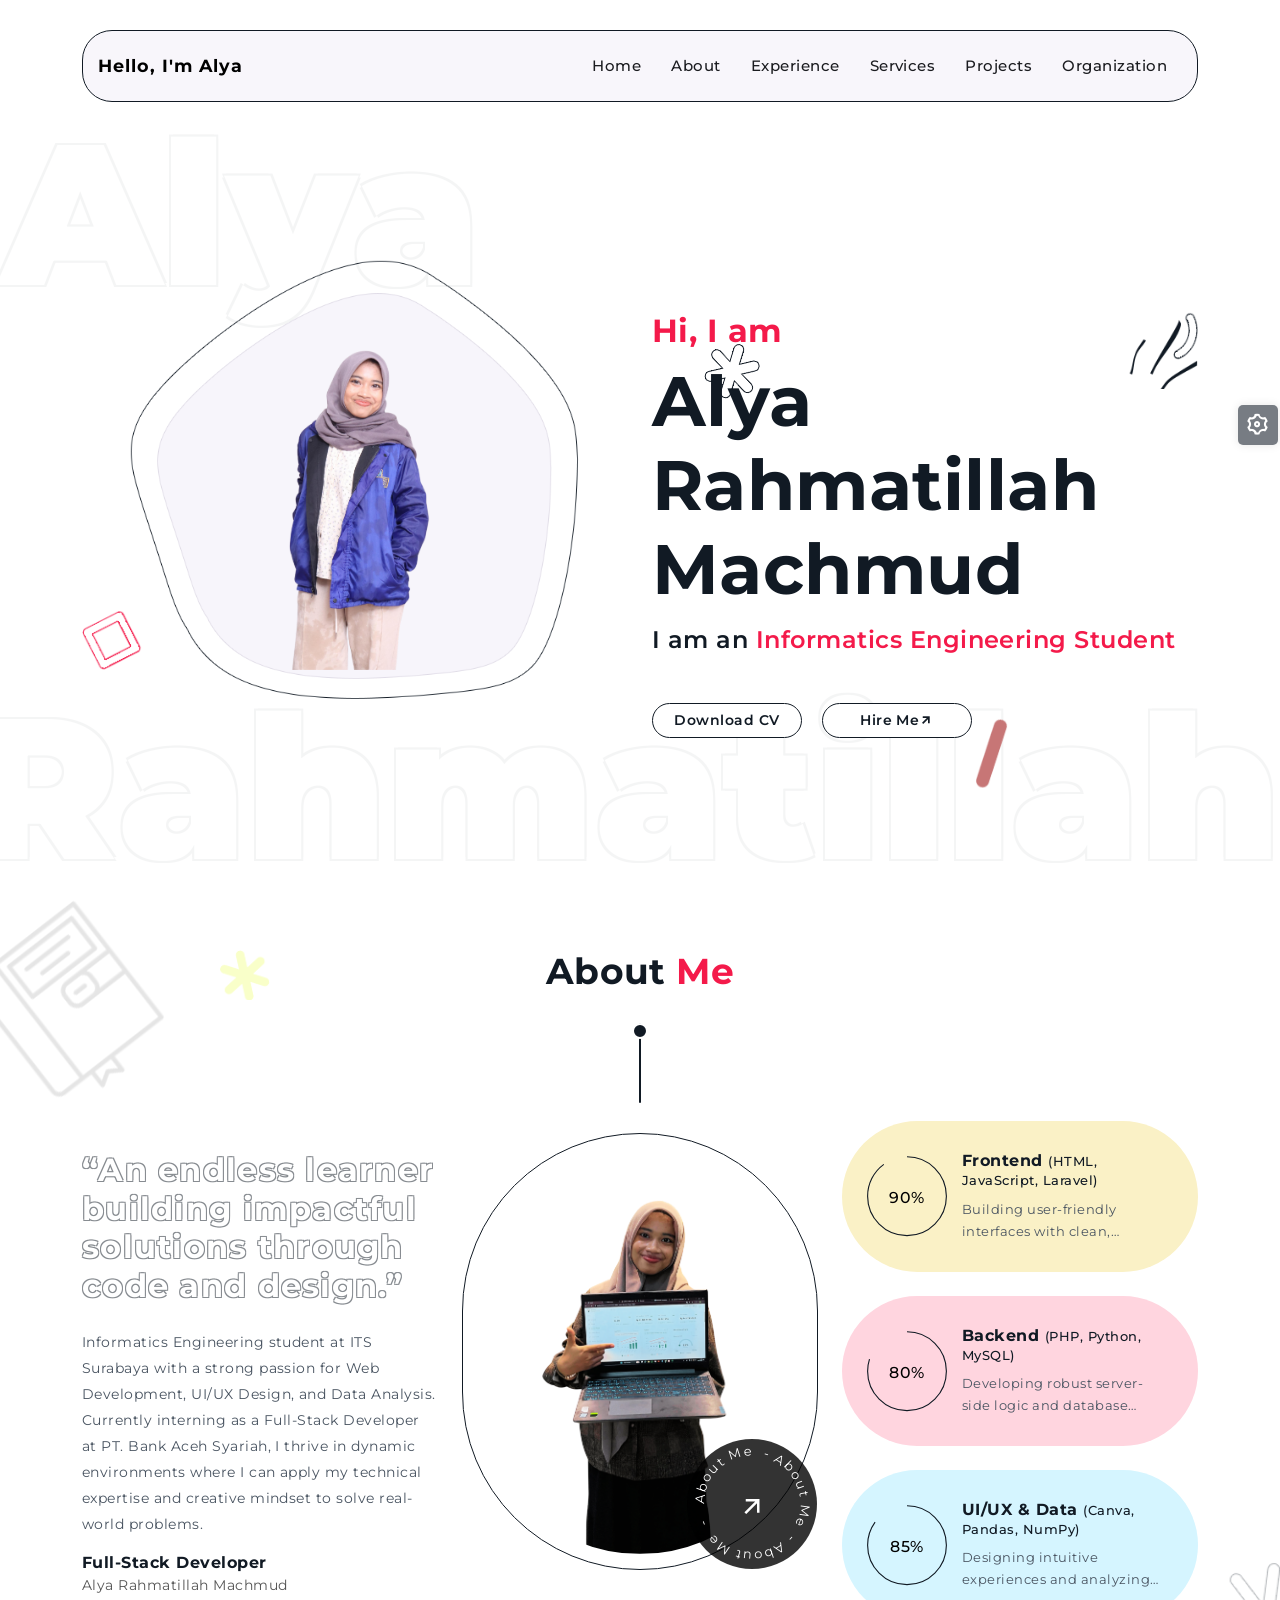
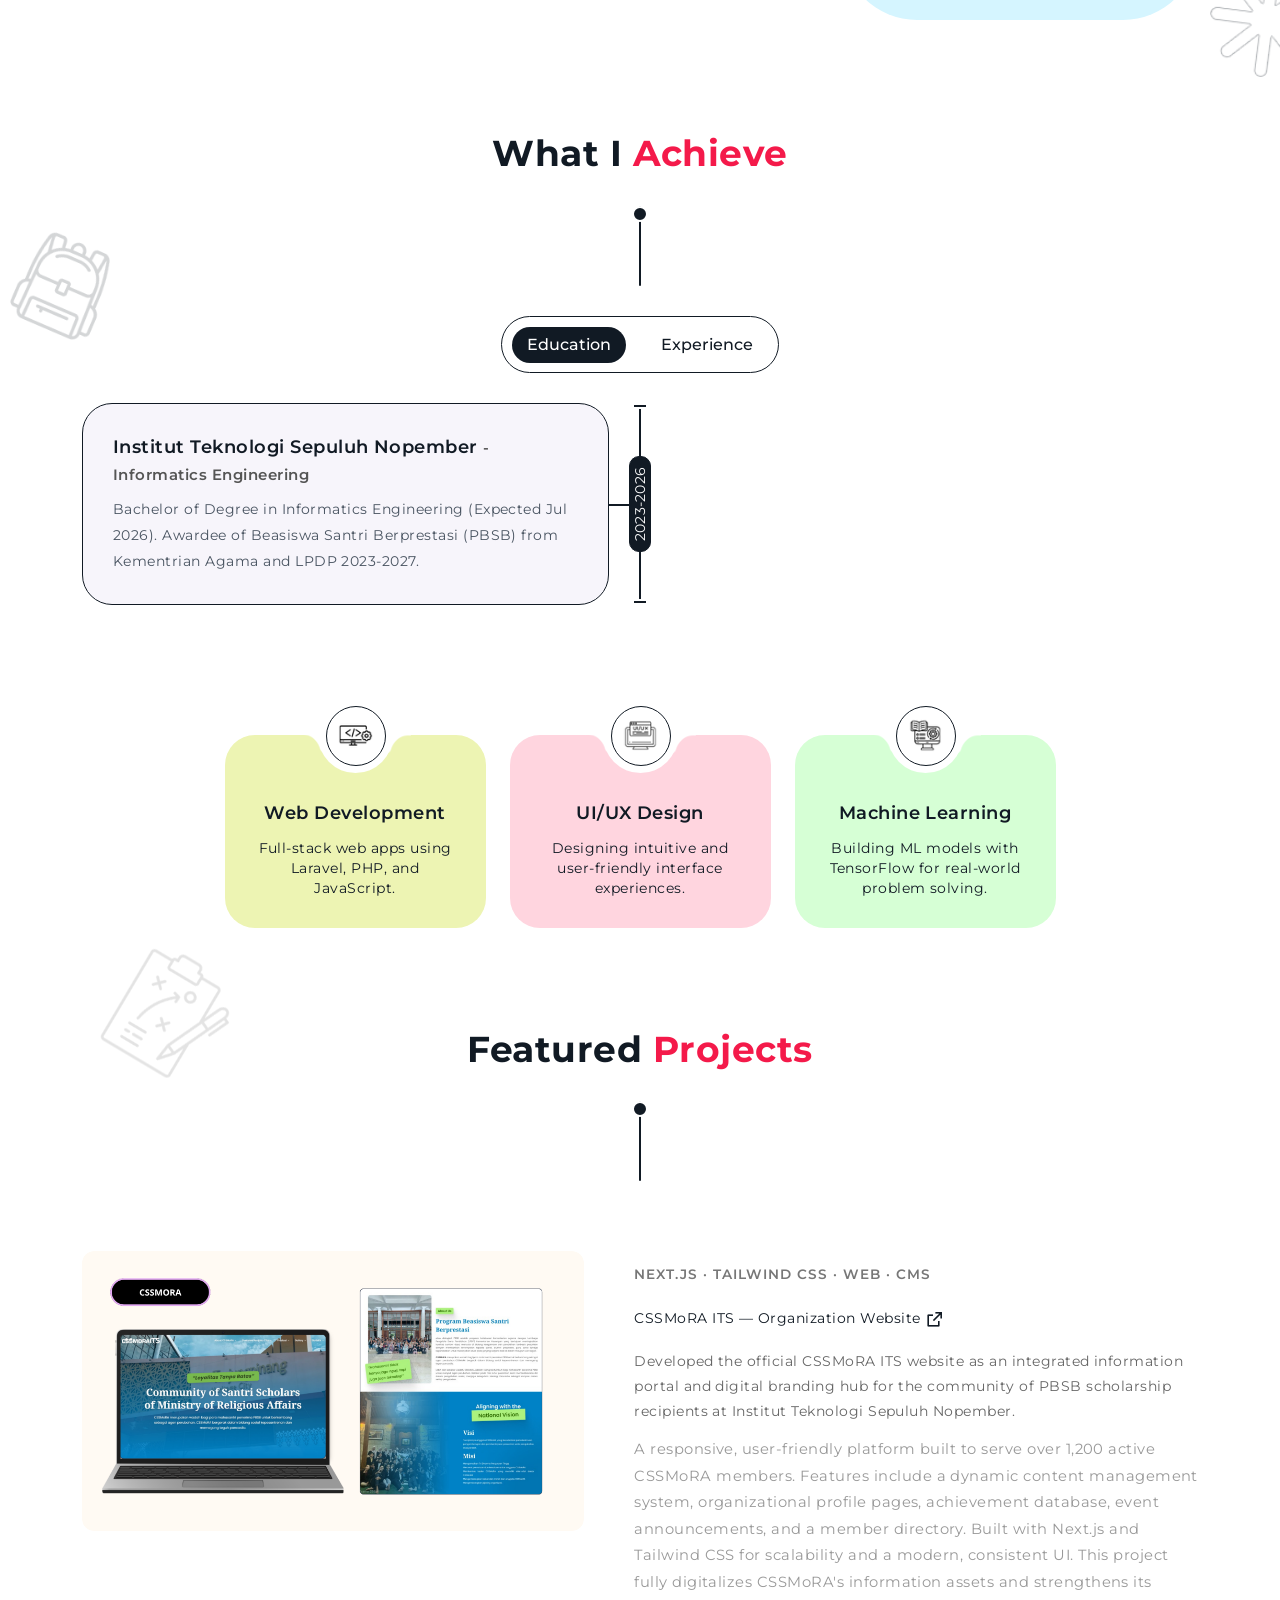
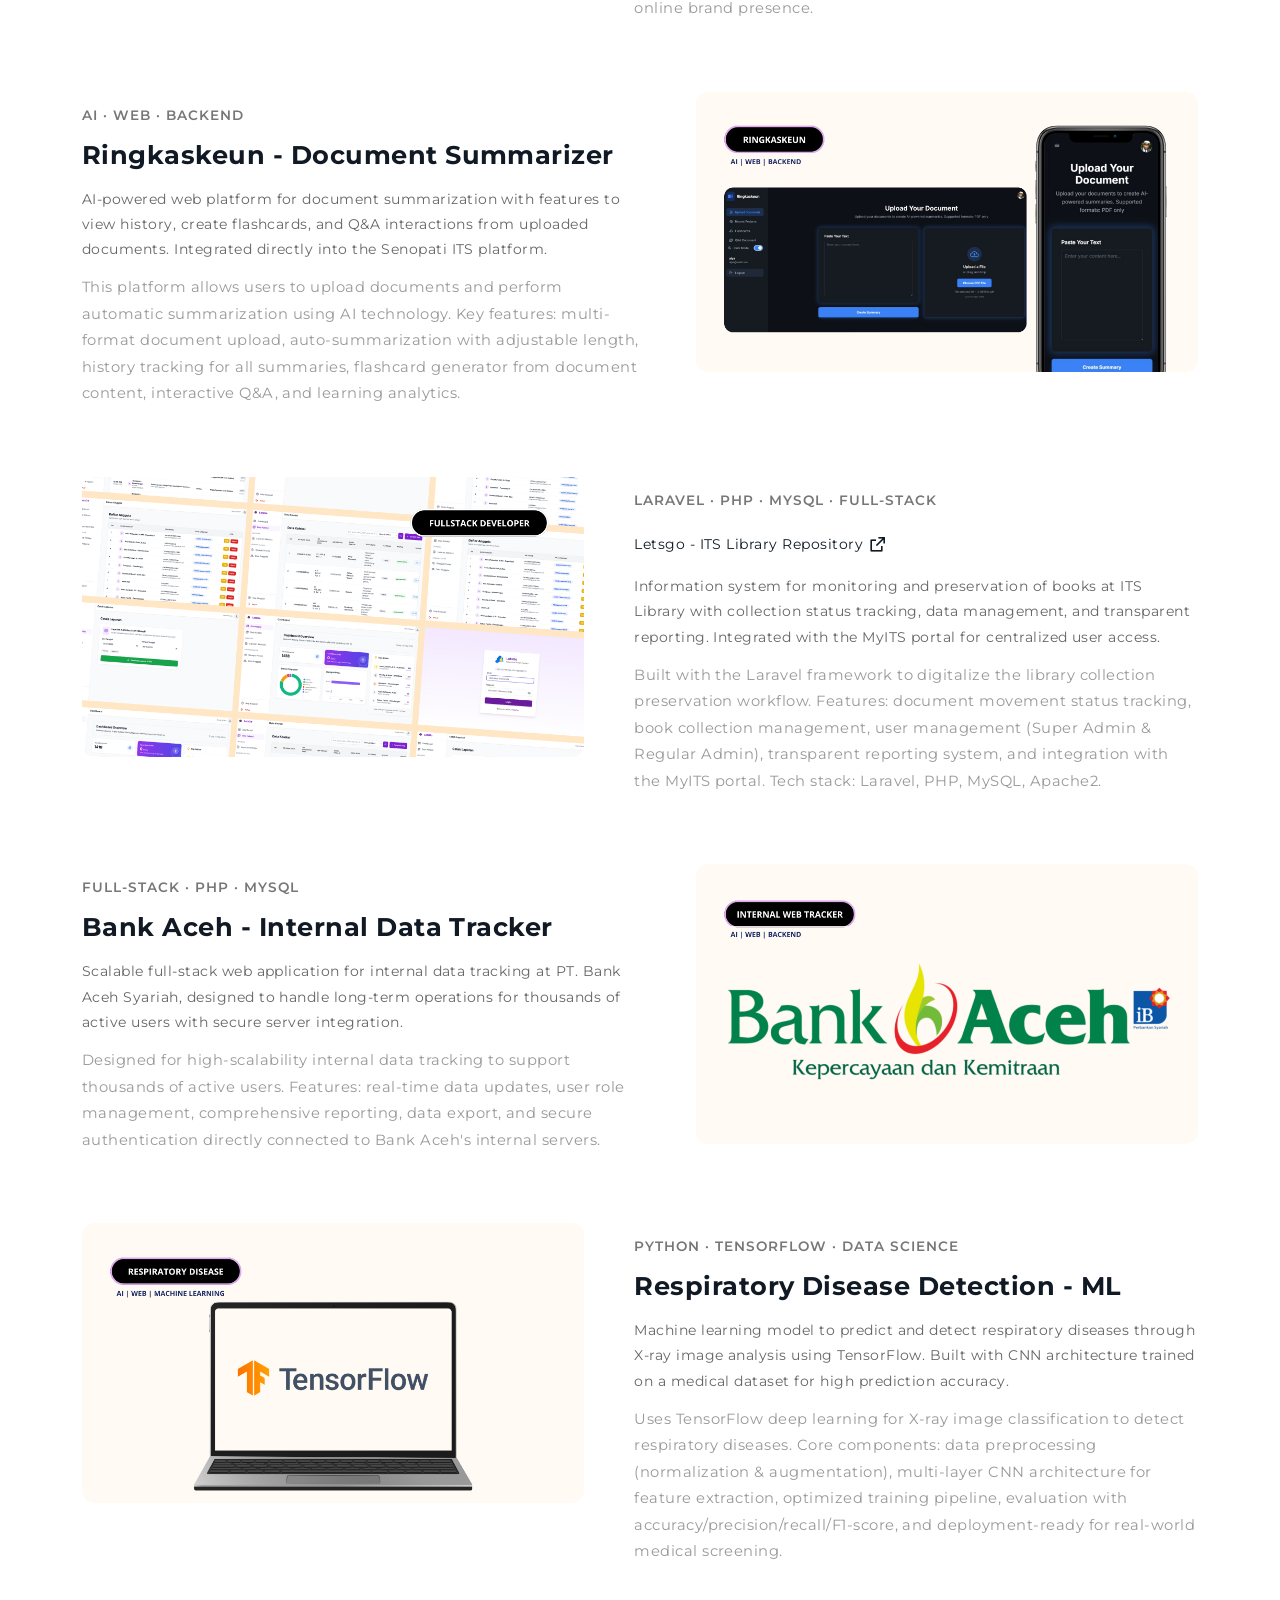
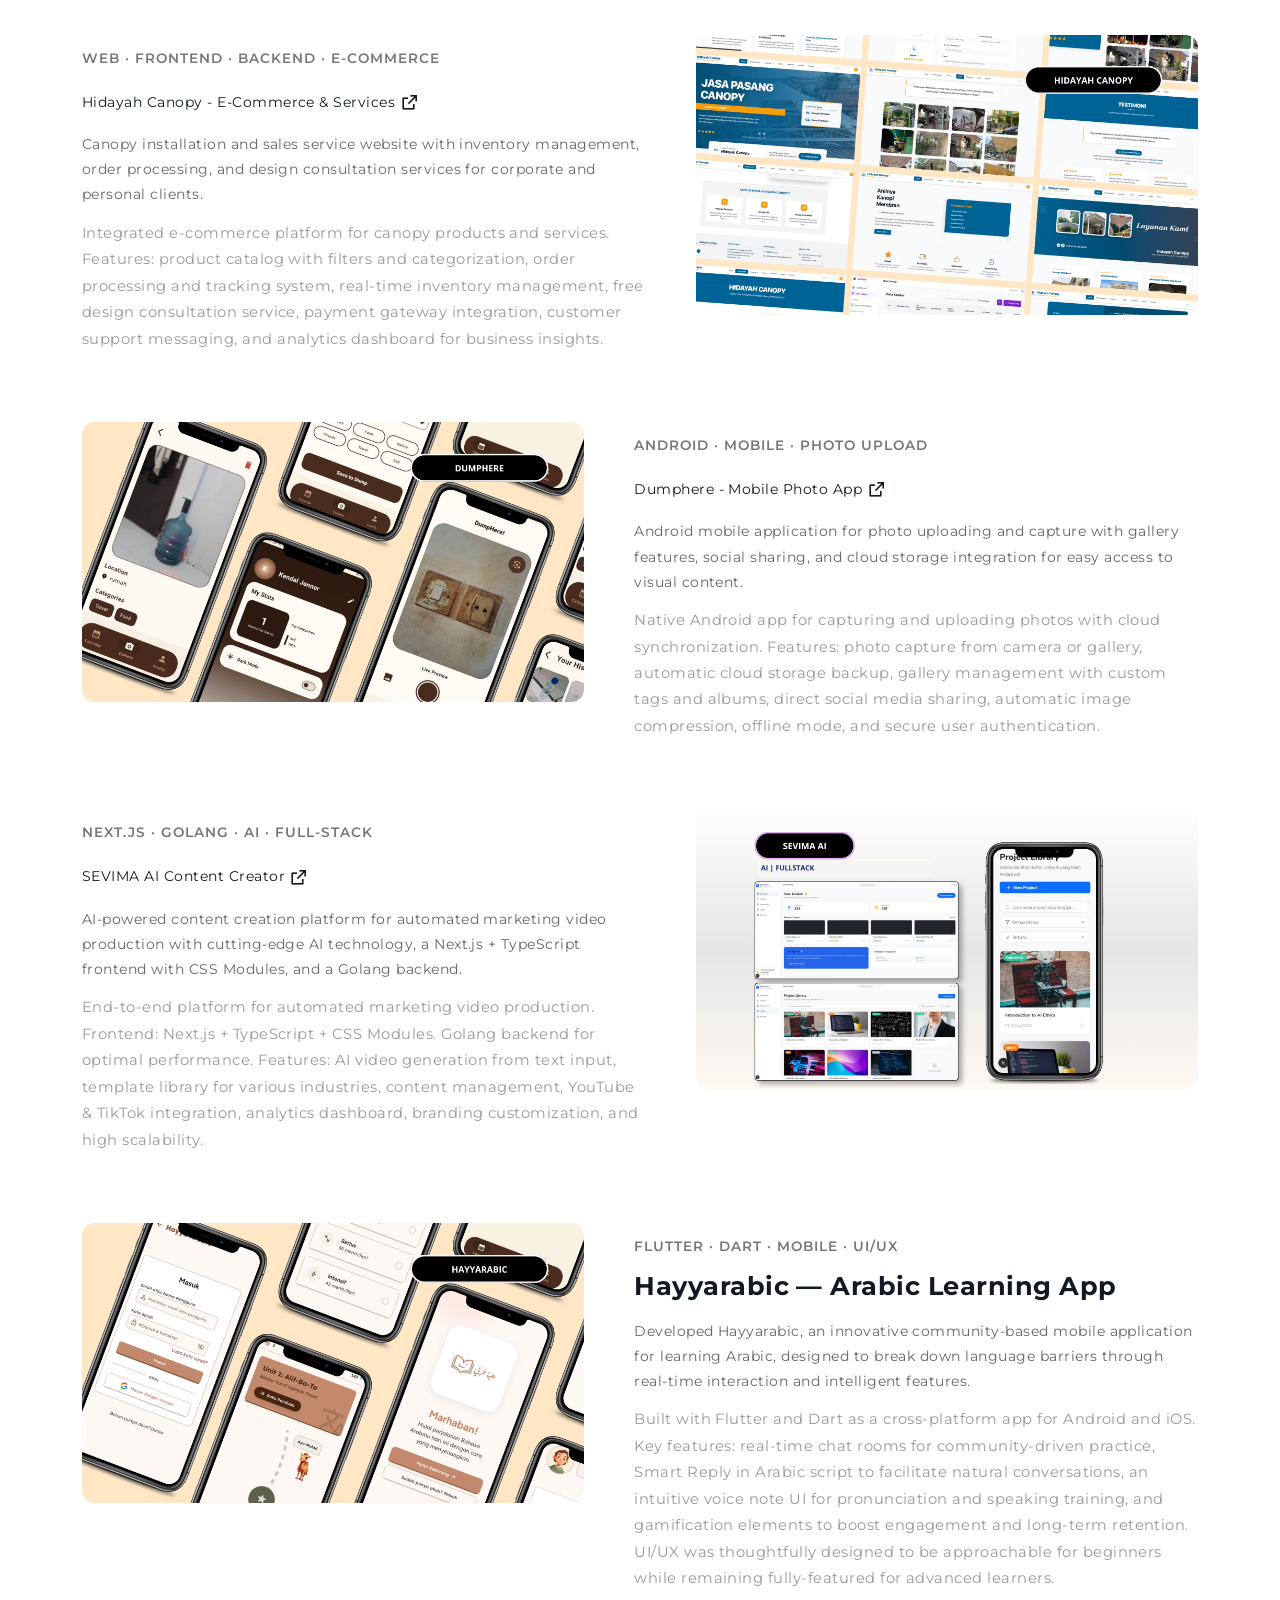
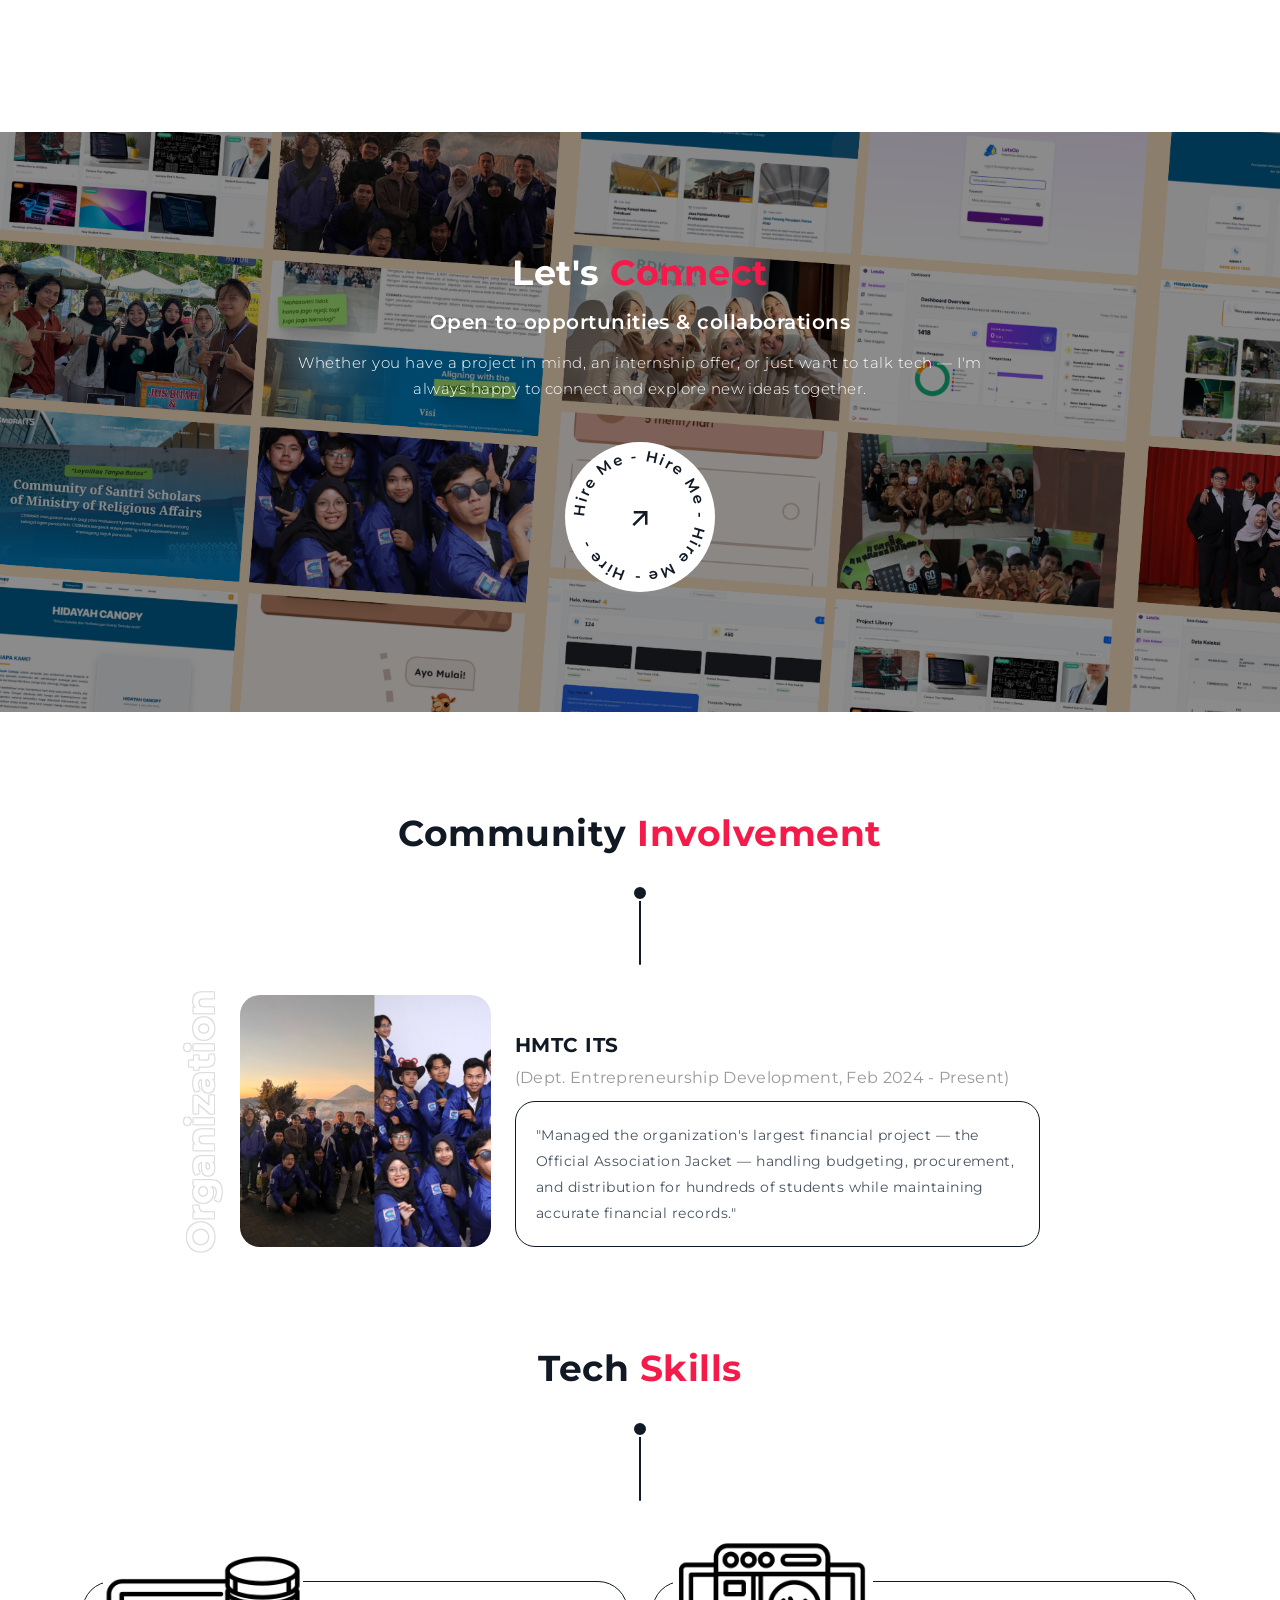
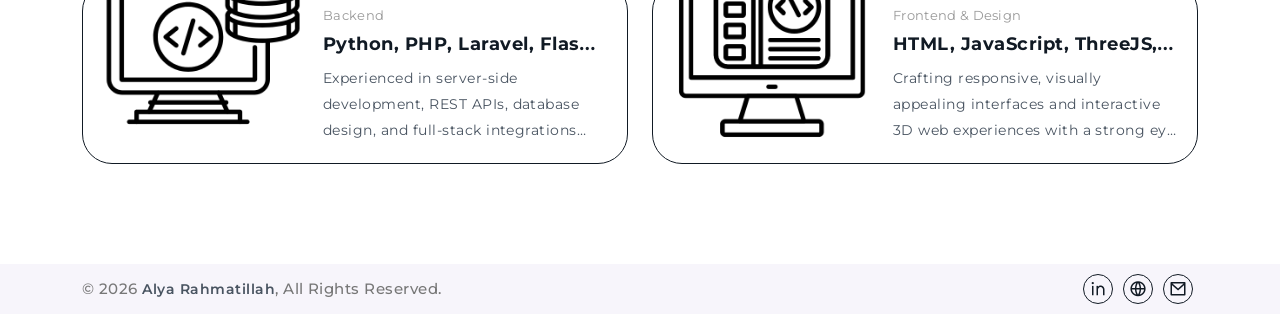
<file: index.html>
<!DOCTYPE html>
<html lang="en">

<head>
    <meta charset="UTF-8">
    <meta http-equiv="X-UA-Compatible" content="IE=edge">
    <meta name="viewport" content="width=device-width, initial-scale=1.0">
    <meta name="description" content="Best personal portfolio modern template.">
    <meta name="keywords"
        content="personal, portfolio, resume, cv, , job, bio, virtual card, corporate, site design, professional, template, classic, modern">
    <title>Alya Rahmatillah - Portfolio</title>
    <link rel="icon" href="assets/img/favicon/favicon.png" type="image/x-icon">

    <link rel="stylesheet" href="assets/css/vendor/bootstrap.min.css">
    <link rel="stylesheet" href="assets/css/vendor/remixicon.css">
    <link rel="stylesheet" href="assets/css/vendor/jquery.fancybox.min.css">
    <link rel="stylesheet" href="assets/css/vendor/owl.carousel.min.css">
    <link rel="stylesheet" href="assets/css/vendor/aos.css">
    <link rel="stylesheet" href="assets/css/style.css">

</head>

<body>

    <div class="bix-loader">
        <span class="loader"></span>
        <div style="font-family:'Montserrat',sans-serif;font-weight:700;font-size:1.1rem;letter-spacing:2px;margin-top:20px;text-align:center;">Hello, I'm Alya</div>
    </div>

    <header class="bix-static">
        <div class="container">
            <div class="row">
                <div class="col-lg-12">
                    <nav class="navbar navbar-expand-lg bix-navbar">
                        <a class="navbar-brand" href="index.html" style="font-family:'Montserrat',sans-serif;font-weight:700;font-size:1.1rem;letter-spacing:1px;text-decoration:none;">
                            Hello, I'm Alya
                        </a>
                        <button class="navbar-toggler shadow-none" type="button" data-bs-toggle="collapse"
                            data-bs-target="#navbarSupportedContent" aria-controls="navbarSupportedContent"
                            aria-expanded="false" aria-label="Toggle navigation">
                            <i class="ri-menu-2-line"></i>
                        </button>
                        <div class="bix-main-menu" id="navbarSupportedContent">
                            <ul class="navbar-nav bix-menu" id="top-menu">
                                <li class="nav-item">
                                    <a class="nav-link" href="#home">Home</a>
                                </li>
                                <li class="nav-item">
                                    <a class="nav-link" href="#about">About</a>
                                </li>
                                <li class="nav-item">
                                    <a class="nav-link" href="#bixexperience">Experience</a>
                                </li>
                                <li class="nav-item">
                                    <a class="nav-link" href="#services">Services</a>
                                </li>
                                <li class="nav-item">
                                    <a class="nav-link" href="#projects">projects</a>
                                </li>
                                <li class="nav-item">
                                    <a class="nav-link" href="#testimonial">Organization</a>
                                </li>
                            </ul>
                        </div>
                    </nav>
                </div>
            </div>
        </div>
    </header>

    <div class="bix-sidebar-overlay"></div>
    <div id="in_mobile_menu" class="bix-side-cart bix-mobile-menu">
        <div class="bix-menu-title">
            <div class="menu-title">
                <h4>Menu</h4>
            </div>
            <button type="button" class="bix-close">×</button>
        </div>
        <div class="bix-menu-inner">
            <div class="bix-menu-content">
                <ul class="bix-menu mobile-menu">
                    <li class="nav-item">
                        <a class="nav-link" href="#home">Home</a>
                    </li>
                    <li class="nav-item">
                        <a class="nav-link" href="#about">About</a>
                    </li>
                    <li class="nav-item">
                        <a class="nav-link" href="#bixexperience">Experience</a>
                    </li>
                    <li class="nav-item">
                        <a class="nav-link" href="#services">Services</a>
                    </li>
                    <li class="nav-item">
                        <a class="nav-link" href="#projects">projects</a>
                    </li>
                    <li class="nav-item">
                        <a class="nav-link" href="#testimonial">Testimonial</a>
                    </li>
                </ul>
            </div>
        </div>
    </div>

    <section class="section-hero padding-t-100 padding-b-50" id="home">
        <div class="first-name">Alya</div>
        <div class="last-name">Rahmatillah</div>
        <div class="container">
            <div class="row">
                <div class="col-lg-6 col-12">
                    <div class="bix-hero-img" data-aos="fade-up" data-aos-duration="2000" data-aos-delay="600">
                        <div class="hero-inner-img">
                            <img src="assets/img/hero/hero.png" alt="hero" data-offset="30" class="hero-parallax">
                        </div>
                    </div>
                </div>
                <div class="col-lg-6 col-12">
                    <div class="bix-hero-contact">
                        <h4 data-aos="fade-up" data-aos-duration="2000" data-aos-delay="600">Hi, I am</h4>
                        <h1 data-aos="fade-up" data-aos-duration="2000" data-aos-delay="700">Alya Rahmatillah Machmud</h1>
                        <p data-aos="fade-up" data-aos-duration="2000" data-aos-delay="800">I am an
                            <span>Informatics Engineering Student</span>
                        </p>
                        <div class="bix-buttons" data-aos="fade-up" data-aos-duration="2000" data-aos-delay="900">
                            <a href="assets/alya-cv.pdf" download class="bix-button">Download CV</a>
                            <a href="mailto:5025231315@student.its.ac.id" class="bix-button">Hire
                                Me <i class="ri-arrow-right-up-line"></i></a>
                        </div>
                    </div>
                </div>
            </div>
        </div>
    </section>

    <section class="section-about padding-tb-50" id="about">
        <div class="container">
            <div class="row mb-minus-30">
                <div class="col-12">
                    <div class="bix-banner" data-aos="fade-up" data-aos-duration="2000" data-aos-delay="400">
                        <h4>About <span>Me</span></h4>
                    </div>
                    <div class="bix-banner-line" data-aos="fade-up" data-aos-duration="2000" data-aos-delay="600">
                        <span class="inner-border"></span>
                    </div>
                </div>
                <div class="col-xl-4 col-lg-6 order-xl-1 order-md-2 mb-30" data-aos="fade-up" data-aos-duration="2000"
                    data-aos-delay="400">
                    <div class="bix-about-contact">
                        <h5>“An endless learner building impactful solutions through code and design.”</h5>
                        <p>Informatics Engineering student at ITS Surabaya with a strong passion for Web Development, UI/UX Design, and Data Analysis. Currently interning as a Full-Stack Developer at PT. Bank Aceh Syariah, I thrive in dynamic environments where I can apply my technical expertise and creative mindset to solve real-world problems.</p>
                        <div class="about-name">
                            <h6>Full-Stack Developer</h6>
                            <p>Alya Rahmatillah Machmud</p>
                        </div>
                    </div>
                </div>
                <div class="col-xl-4 col-12 order-xl-2 order-md-1 mb-30" data-aos="fade-up" data-aos-duration="2000"
                    data-aos-delay="600">
                    <div class="bix-about-img">
                        <img src="assets/img/about/about.jpg" alt="about">
                        <div class="bix-rounded-circle">
                            <a href=javascript:void(0)>
                                <svg viewBox="0 0 100 100" width="100" height="100">
                                    <defs>
                                        <path id="circle" d=" M 50, 50 m -37, 0 a 37,37 0 1,1 74,0 a 37,37 0 1,1 -74,0">
                                        </path>
                                    </defs>
                                    <text>
                                        <textPath xlink:href="#circle">About Me&nbsp; - About Me &nbsp;-&nbsp;About Me
                                            &nbsp;-
                                        </textPath>
                                    </text>
                                </svg>
                                <div class="inner-contact">
                                    <i class="ri-arrow-right-up-line"></i>
                                </div>
                            </a>
                        </div>
                        <div class="inner-item">
                            <a class="box-inner" href="https://www.linkedin.com/in/alyarahmatillahmachmud" target="_blank">
                                <img src="assets/img/about/item-1.png" alt="item-1">
                            </a>
                            <a class="box-inner" href="https://github.com/tehijoo" target="_blank">
                                <img src="assets/img/about/item-2.png" alt="item-2" class="white-mode">
                                <img src="assets/img/about/item-2-dark.png" alt="item-2-dark" class="dark-mode">
                            </a>
                            <a class="box-inner" href="mailto:5025231315@student.its.ac.id">
                                <img src="assets/img/about/item-3.png" alt="item-3">
                            </a>
                        </div>
                    </div>
                </div>
                <div class="col-xl-4 col-lg-6 order-xl-3 order-md-3 mb-30">
                    <div class="bix-skill" id="progress">
                        <div class="skill-inner-box bg-color-one" data-aos="fade-up" data-aos-duration="2000"
                            data-aos-delay="600">
                            <div class="skill-logo">
                                <a href="javascript:void(0)">
                                    <img src="assets/img/about/logo-1.png" alt="about-logo-1">
                                </a>
                                <a href="javascript:void(0)">
                                    <img src="assets/img/about/logo-3.png" alt="about-logo-3">
                                </a>
                            </div>
                            <div class="skill-contact">
                                <svg class="progress noselect" data-progress="90" x="0px" y="0px" viewBox="0 0 80 80">
                                    <path class="track" d="M5,40a35,35 0 1,0 70,0a35,35 0 1,0 -70,0" />
                                    <path class="fill" d="M5,40a35,35 0 1,0 70,0a35,35 0 1,0 -70,0" />
                                    <text class="value" x="50%" y="58%">0%</text>
                                </svg>
                                <div class="skill-box-contact">
                                    <h4>Frontend <span>(HTML, JavaScript, Laravel)</span></h4>
                                    <p>Building user-friendly interfaces with clean, responsive designs.</p>
                                </div>
                            </div>
                        </div>
                        <div class="skill-inner-box bg-color-two" data-aos="fade-up" data-aos-duration="2000"
                            data-aos-delay="800">
                            <div class="skill-logo">
                                <a href="javascript:void(0)">
                                    <img src="assets/img/about/logo-4.png" alt="about-logo-4">
                                </a>
                                <a href="javascript:void(0)">
                                    <img src="assets/img/about/logo-5.png" alt="about-logo-5">
                                </a>
                            </div>
                            <div class="skill-contact">
                                <svg class="progress blue noselect" data-progress="80" x="0px" y="0px"
                                    viewBox="0 0 80 80">
                                    <path class="track" d="M5,40a35,35 0 1,0 70,0a35,35 0 1,0 -70,0" />
                                    <path class="fill" d="M5,40a35,35 0 1,0 70,0a35,35 0 1,0 -70,0" />
                                    <text class="value" x="50%" y="58%">0%</text>
                                </svg>
                                <div class="skill-box-contact">
                                    <h4>Backend <span>(PHP, Python, MySQL)</span></h4>
                                    <p>Developing robust server-side logic and database architectures.</p>
                                </div>
                            </div>
                        </div>
                        <div class="skill-inner-box bg-color-three" data-aos="fade-up" data-aos-duration="2000"
                            data-aos-delay="1000">
                            <div class="skill-logo">
                                <a href="javascript:void(0)">
                                    <img src="assets/img/about/logo-6.png" alt="about-logo-6">
                                </a>
                                <a href="javascript:void(0)">
                                    <img src="assets/img/about/logo-7.png" alt="about-logo-7">
                                </a>
                            </div>
                            <div class="skill-contact">
                                <svg class="progress noselect" data-progress="85" x="0px" y="0px" viewBox="0 0 80 80">
                                    <path class="track" d="M5,40a35,35 0 1,0 70,0a35,35 0 1,0 -70,0" />
                                    <path class="fill" d="M5,40a35,35 0 1,0 70,0a35,35 0 1,0 -70,0" />
                                    <text class="value" x="50%" y="58%">0%</text>
                                </svg>
                                <div class="skill-box-contact">
                                    <h4>UI/UX & Data <span>(Canva, Pandas, NumPy)</span></h4>
                                    <p>Designing intuitive experiences and analyzing data for insights.</p>
                                </div>
                            </div>
                        </div>
                    </div>
                </div>
            </div>
        </div>
    </section>

    <section class="section-achievement padding-tb-50" id="bixexperience">
        <div class="container">
            <div class="row">
                <div class="col-12">
                    <div class="bix-banner" data-aos="fade-up" data-aos-duration="2000" data-aos-delay="400">
                        <h4>What I <span>Achieve</span></h4>
                    </div>
                    <div class="bix-banner-line" data-aos="fade-up" data-aos-duration="2000" data-aos-delay="600">
                        <span class="inner-border"></span>
                    </div>
                </div>
                <div class="col-12">
                    <div class="bix-activity-tabs">
                        <ul class="nav nav-tabs" role="tablist" data-aos="fade-up" data-aos-duration="2000"
                            data-aos-delay="400">
                            <li class="nav-item" role="presentation">
                                <button type="button" class="nav-link active" id="education-tab" data-bs-toggle="tab"
                                    data-bs-target="#education" role="tab" aria-controls="education"
                                    aria-selected="true">Education</button>
                            </li>
                            <li class="nav-item" role="presentation">
                                <button type="button" class="nav-link" id="experience-tab" data-bs-toggle="tab"
                                    data-bs-target="#experience" role="tab" aria-controls="experience"
                                    aria-selected="false">Experience</button>
                            </li>
                        </ul>
                        <div class="tab-content">
                            <div class="tab-pane fade show active" id="education" role="tabpanel"
                                aria-labelledby="education-tab">
                                <div class="row">
                                    <div class="col-12">
                                        <div class="bix-achievement">
                                            <div class="bix-achievement-inner border-r">
                                                <div class="bix-achievement-box left" data-aos="fade-up"
                                                    data-aos-duration="2000" data-aos-delay="400">
                                                    <div class="achievement-year">
                                                        <span>2023-2026</span>
                                                    </div>
                                                    <h4>Institut Teknologi Sepuluh Nopember <span>- Informatics Engineering</span></h4>
                                                    <p>Bachelor of Degree in Informatics Engineering (Expected Jul 2026). Awardee of Beasiswa Santri Berprestasi (PBSB) from Kementrian Agama and LPDP 2023-2027.</p>
                                                </div>
                                            </div>
                                            <div class="bix-achievement-inner border-l">
                                            </div>
                                        </div>
                                    </div>
                                </div>
                            </div>
                            <div class="tab-pane fade" id="experience" role="tabpanel" aria-labelledby="experience-tab">
                                <div class="row">
                                    <div class="col-12">
                                        <div class="bix-achievement">
                                            <div class="bix-achievement-inner border-r">
                                                <div class="bix-achievement-box left" data-aos="fade-up"
                                                    data-aos-duration="2000" data-aos-delay="400">
                                                    <div class="achievement-year">
                                                        <span>Jan 2026 - Now</span>
                                                    </div>
                                                    <h4>PT. Bank Aceh Syariah <span>- Full-Stack Web Developer Intern</span></h4>
                                                    <p>Engineered a scalable full-stack web application for internal data tracking, designed to handle long-term operations for thousands of active users.</p>
                                                </div>
                                                <div class="bix-achievement-box left mt-150" data-aos="fade-up"
                                                    data-aos-duration="2000" data-aos-delay="600">
                                                    <div class="achievement-year">
                                                        <span>2025</span>
                                                    </div>
                                                    <h4>ML Competition <span>- Respiratory Disease Detection</span></h4>
                                                    <p>Built a TensorFlow model to predict and detect respiratory diseases through X-ray image classification.</p>
                                                </div>
                                                <div class="bix-achievement-box left mt-150" data-aos="fade-up"
                                                    data-aos-duration="2000" data-aos-delay="800">
                                                    <div class="achievement-year">
                                                        <span>Nov 2024 - May 2025</span>
                                                    </div>
                                                    <h4>Teaching Assistant <span>- Fundamental Programming</span></h4>
                                                    <p>Conducted private tutoring for C and C++ at ITS, covering syntax, control structures, and object-oriented programming concepts.</p>
                                                </div>
                                            </div>
                                            <div class="bix-achievement-inner border-l">
                                                <div class="bix-achievement-box right mt-150" data-aos="fade-up"
                                                    data-aos-duration="2000" data-aos-delay="500">
                                                    <div class="achievement-year">
                                                        <span>Sep 2025 - Now</span>
                                                    </div>
                                                    <h4>ITS Library <span>- Web Developer Intern</span></h4>
                                                    <p>Developing "LetsgoLibrary", an internal repository web app using Laravel with full Frontend and Backend responsibility, integrated with the MyITS portal.</p>
                                                </div>
                                                <div class="bix-achievement-box right mt-150" data-aos="fade-up"
                                                    data-aos-duration="2000" data-aos-delay="700">
                                                    <div class="achievement-year">
                                                        <span>2024</span>
                                                    </div>
                                                    <h4>Bootcamp &amp; Seminar <span>- Frontend Programming</span></h4>
                                                    <p>"Frontend Programming For Everyone: Level Up Your Web Development Skills in 4 Days" organized as part of HMTC ITS activities.</p>
                                                </div>
                                            </div>
                                        </div>
                                    </div>
                                </div>
                            </div>
                        </div>
                    </div>
                </div>
            </div>
        </div>
    </section>

    <section class="section-services padding-tb-50" id="services">
        <div class="container">
            <div class="row mb-minus-24 justify-content-center">
                <div class="col-xl-3 col-md-6 col-12 mb-24" data-aos="fade-up" data-aos-duration="2000"
                    data-aos-delay="200">
                    <div class="bix-services bg-services-one">
                        <div class="services-image">
                            <div class="inner-image">
                                <span class="ring"></span>
                                <img src="assets/img/services/1.png" alt="services">
                            </div>
                        </div>
                        <div class="services-contact">
                            <h5>Web Development</h5>
                            <p>Full-stack web apps using Laravel, PHP, and JavaScript.</p>
                        </div>
                    </div>
                </div>
                <div class="col-xl-3 col-md-6 col-12 mb-24" data-aos="fade-up" data-aos-duration="2000"
                    data-aos-delay="400">
                    <div class="bix-services bg-services-two">
                        <div class="services-image">
                            <div class="inner-image">
                                <span class="ring"></span>
                                <img src="assets/img/services/2.png" alt="services">
                            </div>
                        </div>
                        <div class="services-contact">
                            <h5>UI/UX Design</h5>
                            <p>Designing intuitive and user-friendly interface experiences.</p>
                        </div>
                    </div>
                </div>
                <div class="col-xl-3 col-md-6 col-12 mb-24" data-aos="fade-up" data-aos-duration="2000"
                    data-aos-delay="800">
                    <div class="bix-services bg-services-four">
                        <div class="services-image">
                            <div class="inner-image">
                                <span class="ring"></span>
                                <img src="assets/img/services/4.png" alt="services">
                            </div>
                        </div>
                        <div class="services-contact">
                            <h5>Machine Learning</h5>
                            <p>Building ML models with TensorFlow for real-world problem solving.</p>
                        </div>
                    </div>
                </div>
            </div>
        </div>
    </section>

    <section class="section-projects padding-tb-50" id="projects">
        <div class="container">
            <div class="row">
                <div class="col-12">
                    <div class="bix-banner" data-aos="fade-up" data-aos-duration="2000" data-aos-delay="400">
                        <h4>Featured <span>Projects</span></h4>
                    </div>
                    <div class="bix-banner-line" data-aos="fade-up" data-aos-duration="2000" data-aos-delay="600">
                        <span class="inner-border"></span>
                    </div>
                </div>
                <div class="col-12">
                    <div style="margin-top:40px;">

                        <div data-aos="fade-up" data-aos-duration="2000" data-aos-delay="200" style="display:flex;align-items:flex-start;gap:50px;margin-bottom:70px;">
                            <div style="flex:0 0 45%;max-width:45%;overflow:hidden;border-radius:12px;">
                                <a href="assets/img/project/cssmoraits.jpg" data-fancybox="gallery">
                                    <img src="assets/img/project/cssmoraits.jpg" alt="CSSMoRA ITS - Organization Website" style="width:100%;height:280px;object-fit:cover;object-position:center;display:block;border-radius:12px;transition:transform 0.4s ease;background:linear-gradient(135deg,#1a237e,#283593);" onmouseover="this.style.transform='scale(1.04)'" onmouseout="this.style.transform='scale(1)'" onerror="this.style.background='linear-gradient(135deg,#1a237e,#283593)';this.style.minHeight='280px';">
                                </a>
                            </div>
                            <div style="flex:1;padding-top:10px;">
                                <span style="color:var(--color-primary);font-size:0.85rem;font-weight:600;letter-spacing:1px;text-transform:uppercase;">Next.js &middot; Tailwind CSS &middot; Web &middot; CMS</span>
                                <h3 style="margin:10px 0 16px;font-size:1.6rem;font-weight:700;line-height:1.3;">
                                    <a href="https://cssmoraits.com/" target="_blank" style="text-decoration:none; color:inherit; transition: color 0.3s ease;" onmouseover="this.style.color='var(--color-primary)'" onmouseout="this.style.color='inherit'">CSSMoRA ITS — Organization Website <i class="ri-external-link-line" style="font-size: 1.2rem; vertical-align: middle;"></i></a>
                                </h3>
                                <p style="color:#666;line-height:1.8;margin-bottom:12px;">Developed the official CSSMoRA ITS website as an integrated information portal and digital branding hub for the community of PBSB scholarship recipients at Institut Teknologi Sepuluh Nopember.</p>
                                <p style="color:#999;line-height:1.8;font-size:0.92rem;">A responsive, user-friendly platform built to serve over 1,200 active CSSMoRA members. Features include a dynamic content management system, organizational profile pages, achievement database, event announcements, and a member directory. Built with Next.js and Tailwind CSS for scalability and a modern, consistent UI. This project fully digitalizes CSSMoRA's information assets and strengthens its online brand presence.</p>
                            </div>
                        </div>

                        <div data-aos="fade-up" data-aos-duration="2000" data-aos-delay="200" style="display:flex;align-items:flex-start;gap:50px;margin-bottom:70px;flex-direction:row-reverse;">
                            <div style="flex:0 0 45%;max-width:45%;overflow:hidden;border-radius:12px;">
                                <a href="assets/img/project/11.jpg" data-fancybox="gallery">
                                    <img src="assets/img/project/1.jpg" alt="Ringkaskeun - Document Summarizer" style="width:100%;height:280px;object-fit:cover;display:block;border-radius:12px;transition:transform 0.4s ease;" onmouseover="this.style.transform='scale(1.04)'" onmouseout="this.style.transform='scale(1)'">
                                </a>
                            </div>
                            <div style="flex:1;padding-top:10px;">
                                <span style="color:var(--color-primary);font-size:0.85rem;font-weight:600;letter-spacing:1px;text-transform:uppercase;">AI &middot; Web &middot; Backend</span>
                                <h3 style="margin:10px 0 16px;font-size:1.6rem;font-weight:700;line-height:1.3;">Ringkaskeun - Document Summarizer</h3>
                                <p style="color:#666;line-height:1.8;margin-bottom:12px;">AI-powered web platform for document summarization with features to view history, create flashcards, and Q&amp;A interactions from uploaded documents. Integrated directly into the Senopati ITS platform.</p>
                                <p style="color:#999;line-height:1.8;font-size:0.92rem;">This platform allows users to upload documents and perform automatic summarization using AI technology. Key features: multi-format document upload, auto-summarization with adjustable length, history tracking for all summaries, flashcard generator from document content, interactive Q&amp;A, and learning analytics.</p>
                            </div>
                        </div>

                        <div data-aos="fade-up" data-aos-duration="2000" data-aos-delay="200" style="display:flex;align-items:flex-start;gap:50px;margin-bottom:70px;">
                            <div style="flex:0 0 45%;max-width:45%;overflow:hidden;border-radius:12px;">
                                <a href="assets/img/project/33.jpg" data-fancybox="gallery">
                                    <img src="assets/img/project/3.jpg" alt="Letsgo - ITS Library Repository" style="width:100%;height:280px;object-fit:cover;display:block;border-radius:12px;transition:transform 0.4s ease;" onmouseover="this.style.transform='scale(1.04)'" onmouseout="this.style.transform='scale(1)'">
                                </a>
                            </div>
                            <div style="flex:1;padding-top:10px;">
                                <span style="color:var(--color-primary);font-size:0.85rem;font-weight:600;letter-spacing:1px;text-transform:uppercase;">Laravel &middot; PHP &middot; MySQL &middot; Full-Stack</span>
                                <h3 style="margin:10px 0 16px;font-size:1.6rem;font-weight:700;line-height:1.3;">
                                    <a href="https://librigo.its.ac.id/letsgo/" target="_blank" style="text-decoration:none; color:inherit; transition: color 0.3s ease;" onmouseover="this.style.color='var(--color-primary)'" onmouseout="this.style.color='inherit'">Letsgo - ITS Library Repository <i class="ri-external-link-line" style="font-size: 1.2rem; vertical-align: middle;"></i></a>
                                </h3>
                                <p style="color:#666;line-height:1.8;margin-bottom:12px;">Information system for monitoring and preservation of books at ITS Library with collection status tracking, data management, and transparent reporting. Integrated with the MyITS portal for centralized user access.</p>
                                <p style="color:#999;line-height:1.8;font-size:0.92rem;">Built with the Laravel framework to digitalize the library collection preservation workflow. Features: document movement status tracking, book collection management, user management (Super Admin &amp; Regular Admin), transparent reporting system, and integration with the MyITS portal. Tech stack: Laravel, PHP, MySQL, Apache2.</p>
                            </div>
                        </div>

                        <div data-aos="fade-up" data-aos-duration="2000" data-aos-delay="200" style="display:flex;align-items:flex-start;gap:50px;margin-bottom:70px;flex-direction:row-reverse;">
                            <div style="flex:0 0 45%;max-width:45%;overflow:hidden;border-radius:12px;">
                                <a href="assets/img/project/22.jpg" data-fancybox="gallery">
                                    <img src="assets/img/project/2.jpg" alt="Bank Aceh - Internal Data Tracker" style="width:100%;height:280px;object-fit:cover;display:block;border-radius:12px;transition:transform 0.4s ease;" onmouseover="this.style.transform='scale(1.04)'" onmouseout="this.style.transform='scale(1)'">
                                </a>
                            </div>
                            <div style="flex:1;padding-top:10px;">
                                <span style="color:var(--color-primary);font-size:0.85rem;font-weight:600;letter-spacing:1px;text-transform:uppercase;">Full-Stack &middot; PHP &middot; MySQL</span>
                                <h3 style="margin:10px 0 16px;font-size:1.6rem;font-weight:700;line-height:1.3;">Bank Aceh - Internal Data Tracker</h3>
                                <p style="color:#666;line-height:1.8;margin-bottom:12px;">Scalable full-stack web application for internal data tracking at PT. Bank Aceh Syariah, designed to handle long-term operations for thousands of active users with secure server integration.</p>
                                <p style="color:#999;line-height:1.8;font-size:0.92rem;">Designed for high-scalability internal data tracking to support thousands of active users. Features: real-time data updates, user role management, comprehensive reporting, data export, and secure authentication directly connected to Bank Aceh's internal servers.</p>
                            </div>
                        </div>

                        <div data-aos="fade-up" data-aos-duration="2000" data-aos-delay="200" style="display:flex;align-items:flex-start;gap:50px;margin-bottom:70px;">
                            <div style="flex:0 0 45%;max-width:45%;overflow:hidden;border-radius:12px;">
                                <a href="assets/img/project/44.jpg" data-fancybox="gallery">
                                    <img src="assets/img/project/4.jpg" alt="Respiratory Disease Detection - ML" style="width:100%;height:280px;object-fit:cover;display:block;border-radius:12px;transition:transform 0.4s ease;" onmouseover="this.style.transform='scale(1.04)'" onmouseout="this.style.transform='scale(1)'">
                                </a>
                            </div>
                            <div style="flex:1;padding-top:10px;">
                                <span style="color:var(--color-primary);font-size:0.85rem;font-weight:600;letter-spacing:1px;text-transform:uppercase;">Python &middot; TensorFlow &middot; Data Science</span>
                                <h3 style="margin:10px 0 16px;font-size:1.6rem;font-weight:700;line-height:1.3;">Respiratory Disease Detection - ML</h3>
                                <p style="color:#666;line-height:1.8;margin-bottom:12px;">Machine learning model to predict and detect respiratory diseases through X-ray image analysis using TensorFlow. Built with CNN architecture trained on a medical dataset for high prediction accuracy.</p>
                                <p style="color:#999;line-height:1.8;font-size:0.92rem;">Uses TensorFlow deep learning for X-ray image classification to detect respiratory diseases. Core components: data preprocessing (normalization &amp; augmentation), multi-layer CNN architecture for feature extraction, optimized training pipeline, evaluation with accuracy/precision/recall/F1-score, and deployment-ready for real-world medical screening.</p>
                            </div>
                        </div>

                        <div data-aos="fade-up" data-aos-duration="2000" data-aos-delay="200" style="display:flex;align-items:flex-start;gap:50px;margin-bottom:70px;flex-direction:row-reverse;">
                            <div style="flex:0 0 45%;max-width:45%;overflow:hidden;border-radius:12px;">
                                <a href="assets/img/project/77.jpg" data-fancybox="gallery">
                                    <img src="assets/img/project/55.jpg" alt="Hidayah Canopy - E-Commerce &amp; Services" style="width:100%;height:280px;object-fit:cover;display:block;border-radius:12px;transition:transform 0.4s ease;" onmouseover="this.style.transform='scale(1.04)'" onmouseout="this.style.transform='scale(1)'">
                                </a>
                            </div>
                            <div style="flex:1;padding-top:10px;">
                                <span style="color:var(--color-primary);font-size:0.85rem;font-weight:600;letter-spacing:1px;text-transform:uppercase;">Web &middot; Frontend &middot; Backend &middot; E-Commerce</span>
                                <h3 style="margin:10px 0 16px;font-size:1.6rem;font-weight:700;line-height:1.3;">
                                    <a href="https://hidayah-canopy.vercel.app/" target="_blank" style="text-decoration:none; color:inherit; transition: color 0.3s ease;" onmouseover="this.style.color='var(--color-primary)'" onmouseout="this.style.color='inherit'">Hidayah Canopy - E-Commerce & Services <i class="ri-external-link-line" style="font-size: 1.2rem; vertical-align: middle;"></i></a>
                                </h3>
                                <p style="color:#666;line-height:1.8;margin-bottom:12px;">Canopy installation and sales service website with inventory management, order processing, and design consultation services for corporate and personal clients.</p>
                                <p style="color:#999;line-height:1.8;font-size:0.92rem;">Integrated e-commerce platform for canopy products and services. Features: product catalog with filters and categorization, order processing and tracking system, real-time inventory management, free design consultation service, payment gateway integration, customer support messaging, and analytics dashboard for business insights.</p>
                            </div>
                        </div>

                        <div data-aos="fade-up" data-aos-duration="2000" data-aos-delay="200" style="display:flex;align-items:flex-start;gap:50px;margin-bottom:70px;">
                            <div style="flex:0 0 45%;max-width:45%;overflow:hidden;border-radius:12px;">
                                <a href="assets/img/project/88.jpg" data-fancybox="gallery">
                                    <img src="assets/img/project/dumphere.png" alt="Dumphere - Mobile Photo App" style="width:100%;height:280px;object-fit:cover;display:block;border-radius:12px;transition:transform 0.4s ease;" onmouseover="this.style.transform='scale(1.04)'" onmouseout="this.style.transform='scale(1)'">
                                </a>
                            </div>
                            <div style="flex:1;padding-top:10px;">
                                <span style="color:var(--color-primary);font-size:0.85rem;font-weight:600;letter-spacing:1px;text-transform:uppercase;">Android &middot; Mobile &middot; Photo Upload</span>
                                <h3 style="margin:10px 0 16px;font-size:1.6rem;font-weight:700;line-height:1.3;">
                                    <a href="https://github.com/tehijoo/ETS-PPB-Aplikasi-Gallery-DumpHere-/releases/download/v1.0/dumphere-gallery.apk" target="_blank" style="text-decoration:none; color:inherit; transition: color 0.3s ease;" onmouseover="this.style.color='var(--color-primary)'" onmouseout="this.style.color='inherit'">Dumphere - Mobile Photo App <i class="ri-external-link-line" style="font-size: 1.2rem; vertical-align: middle;"></i></a>
                                </h3>
                                <p style="color:#666;line-height:1.8;margin-bottom:12px;">Android mobile application for photo uploading and capture with gallery features, social sharing, and cloud storage integration for easy access to visual content.</p>
                                <p style="color:#999;line-height:1.8;font-size:0.92rem;">Native Android app for capturing and uploading photos with cloud synchronization. Features: photo capture from camera or gallery, automatic cloud storage backup, gallery management with custom tags and albums, direct social media sharing, automatic image compression, offline mode, and secure user authentication.</p>
                            </div>
                        </div>

                        <div data-aos="fade-up" data-aos-duration="2000" data-aos-delay="200" style="display:flex;align-items:flex-start;gap:50px;margin-bottom:70px;flex-direction:row-reverse;">
                            <div style="flex:0 0 45%;max-width:45%;overflow:hidden;border-radius:12px;">
                                <a href="assets/img/project/99.jpg" data-fancybox="gallery">
                                    <img src="assets/img/project/sevima.png" alt="SEVIMA AI Content Creator" style="width:100%;height:280px;object-fit:cover;display:block;border-radius:12px;transition:transform 0.4s ease;" onmouseover="this.style.transform='scale(1.04)'" onmouseout="this.style.transform='scale(1)'">
                                </a>
                            </div>
                            <div style="flex:1;padding-top:10px;">
                                <span style="color:var(--color-primary);font-size:0.85rem;font-weight:600;letter-spacing:1px;text-transform:uppercase;">Next.js &middot; Golang &middot; AI &middot; Full-Stack</span>
                                <h3 style="margin:10px 0 16px;font-size:1.6rem;font-weight:700;line-height:1.3;">
                                    <a href="https://capstone-01-fe.vercel.app/" target="_blank" style="text-decoration:none; color:inherit; transition: color 0.3s ease;" onmouseover="this.style.color='var(--color-primary)'" onmouseout="this.style.color='inherit'">SEVIMA AI Content Creator <i class="ri-external-link-line" style="font-size: 1.2rem; vertical-align: middle;"></i></a>
                                </h3>
                                <p style="color:#666;line-height:1.8;margin-bottom:12px;">AI-powered content creation platform for automated marketing video production with cutting-edge AI technology, a Next.js + TypeScript frontend with CSS Modules, and a Golang backend.</p>
                                <p style="color:#999;line-height:1.8;font-size:0.92rem;">End-to-end platform for automated marketing video production. Frontend: Next.js + TypeScript + CSS Modules. Golang backend for optimal performance. Features: AI video generation from text input, template library for various industries, content management, YouTube &amp; TikTok integration, analytics dashboard, branding customization, and high scalability.</p>
                            </div>
                        </div>

                        <div data-aos="fade-up" data-aos-duration="2000" data-aos-delay="200" style="display:flex;align-items:flex-start;gap:50px;margin-bottom:40px;">
                            <div style="flex:0 0 45%;max-width:45%;overflow:hidden;border-radius:12px;">
                                <a href="assets/img/project/hayyarabic.jpg" data-fancybox="gallery">
                                    <img src="assets/img/project/hayyarabic.jpg" alt="Hayyarabic - Arabic Learning App" style="width:100%;height:280px;object-fit:cover;object-position:center;display:block;border-radius:12px;transition:transform 0.4s ease;background:linear-gradient(135deg,#1b5e20,#2e7d32);" onmouseover="this.style.transform='scale(1.04)'" onmouseout="this.style.transform='scale(1)'" onerror="this.style.background='linear-gradient(135deg,#1b5e20,#2e7d32)';this.style.minHeight='280px';">
                                </a>
                            </div>
                            <div style="flex:1;padding-top:10px;">
                                <span style="color:var(--color-primary);font-size:0.85rem;font-weight:600;letter-spacing:1px;text-transform:uppercase;">Flutter &middot; Dart &middot; Mobile &middot; UI/UX</span>
                                <h3 style="margin:10px 0 16px;font-size:1.6rem;font-weight:700;line-height:1.3;">Hayyarabic — Arabic Learning App</h3>
                                <p style="color:#666;line-height:1.8;margin-bottom:12px;">Developed Hayyarabic, an innovative community-based mobile application for learning Arabic, designed to break down language barriers through real-time interaction and intelligent features.</p>
                                <p style="color:#999;line-height:1.8;font-size:0.92rem;">Built with Flutter and Dart as a cross-platform app for Android and iOS. Key features: real-time chat rooms for community-driven practice, Smart Reply in Arabic script to facilitate natural conversations, an intuitive voice note UI for pronunciation and speaking training, and gamification elements to boost engagement and long-term retention. UI/UX was thoughtfully designed to be approachable for beginners while remaining fully-featured for advanced learners.</p>
                            </div>
                        </div>

                    </div>
                </div>
            </div>
        </div>
    </section>
        <section class="section-hire margin-tb-50">
        <div class="container">
            <div class="row">
                <div class="col-12">
                    <div class="bix-hire-banner">
                        <div class="bix-hire-contact">
                            <h2 data-aos="fade-up" data-aos-duration="2000" data-aos-delay="200">Let's <span>Connect</span>
                            </h2>
                            <h4 data-aos="fade-up" data-aos-duration="2000" data-aos-delay="400">Open to opportunities &amp; collaborations</h4>
                            <p data-aos="fade-up" data-aos-duration="2000" data-aos-delay="600">Whether you have a project in mind, an internship offer, or just want to talk tech — I'm always happy to connect and explore new ideas together.</p>
                            <div class="inner-circle-items" data-aos="fade-up" data-aos-duration="2000"
                                data-aos-delay="800">
                                <div class="bix-rounded-circle">
                                    <a href="assets/alya-cv.pdf" download>
                                        <svg viewBox="0 0 100 100" width="100" height="100">
                                            <defs>
                                                <path id="circle2"
                                                    d=" M 50, 50 m -37, 0 a 37,37 0 1,1 74,0 a 37,37 0 1,1 -74,0">
                                                </path>
                                            </defs>
                                            <text>
                                                <textPath xlink:href="#circle">
                                                    Hire Me - Hire Me - Hire Me - Hire -
                                                </textPath>
                                            </text>
                                        </svg>
                                        <div class="inner-contact">
                                            <i class="ri-arrow-right-up-line"></i>
                                        </div>
                                    </a>
                                </div>
                            </div>
                        </div>
                    </div>
                </div>
            </div>
        </div>
    </section>

<section class="section-testimonials padding-tb-50" id="testimonial">
    <div class="container">
        <div class="row">
            <div class="col-12">
                <div class="bix-banner" data-aos="fade-up" data-aos-duration="2000" data-aos-delay="400">
                    <h4>Community <span>Involvement</span></h4>
                </div>
                <div class="bix-banner-line" data-aos="fade-up" data-aos-duration="2000" data-aos-delay="600">
                    <span class="inner-border"></span>
                </div>
            </div>
            <div class="col-12">
                <div class="bix-testimonials" data-aos="fade-up" data-aos-duration="2000" data-aos-delay="800">
                    <div class="inner-banner">
                        <h4>Organization</h4>
                    </div>
                    <div class="owl-carousel testimonials-slider">

                        <!-- Slide 1: HMTC ITS -->
                        <div class="bix-testimonials-inner">
                            <div class="row">
                                <div class="col-md-4">
                                    <div class="testimonials-image">
                                        <img src="assets/img/testimonials/1.png" alt="testimonials">
                                    </div>
                                </div>
                                <div class="col-md-8">
                                    <div class="testimonials-contact">
                                        <h4>HMTC ITS</h4>
                                        <span>(Dept. Entrepreneurship Development, Feb 2024 - Present)</span>
                                        <div class="inner-contact">
                                            <p>"Managed the organization's largest financial project — the Official Association Jacket — handling budgeting, procurement, and distribution for hundreds of students while maintaining accurate financial records."</p>
                                        </div>
                                    </div>
                                </div>
                            </div>
                        </div>

                        <!-- Slide 2: Ramadhan Di Kampus 2026 -->
                        <div class="bix-testimonials-inner">
                            <div class="row">
                                <div class="col-md-4">
                                    <div class="testimonials-image">
                                        <img src="assets/img/testimonials/2.png" alt="testimonials">
                                    </div>
                                </div>
                                <div class="col-md-8">
                                    <div class="testimonials-contact">
                                        <h4>Ramadhan Di Kampus 2026</h4>
                                        <span>(Head of Finance Unit, Jun 2025 - Present)</span>
                                        <div class="inner-contact">
                                            <p>"Led a 38-member financial department across Sponsorship, Infaq, and Fundraising divisions. Strategized a comprehensive fundraising plan to secure a target of IDR 700 million for university-wide Ramadan activities."</p>
                                        </div>
                                    </div>
                                </div>
                            </div>
                        </div>

                        <!-- Slide 3: Gerakan Mengajar Desa -->
                        <div class="bix-testimonials-inner">
                            <div class="row">
                                <div class="col-md-4">
                                    <div class="testimonials-image">
                                        <img src="assets/img/testimonials/3.png" alt="testimonials">
                                    </div>
                                </div>
                                <div class="col-md-8">
                                    <div class="testimonials-contact">
                                        <h4>Gerakan Mengajar Desa</h4>
                                        <span>(Inspiring Tutor, Oct 2024 - Mar 2025)</span>
                                        <div class="inner-contact">
                                            <p>"Educated rural elementary students on basic numeracy and character building in East Java. Immersed in local community life, contributing to communal projects and preserving cultural heritage."</p>
                                        </div>
                                    </div>
                                </div>
                            </div>
                        </div>
                        <div class="bix-testimonials-inner">
                            <div class="row">
                                <div class="col-md-4">
                                    <div class="testimonials-image">
                                        <img src="assets/img/testimonials/4.png" alt="testimonials">
                                    </div>
                                </div>
                                <div class="col-md-8">
                                    <div class="testimonials-contact">
                                        <h4>CSSMoRA</h4>
                                        <span>(Member, 2024 - Present)</span>
                                        <div class="inner-contact">
                                            <p>"A national scholarship community under the Ministry of Religious Affairs and LPDP, serving as a platform for high-achieving santri scholars to grow academically, build leadership, and contribute meaningfully to society."</p>
                                        </div>
                                    </div>
                                </div>
                            </div>
                        </div>
                    </div>
                </div>
            </div>
        </div>
    </div>
</section>

    <section class="section-blog padding-t-50 padding-b-100" id="blog">
        <div class="container">
            <div class="row">
                <div class="col-12">
                    <div class="bix-banner" data-aos="fade-up" data-aos-duration="2000" data-aos-delay="400">
                        <h4>Tech <span>Skills</span></h4>
                    </div>
                    <div class="bix-banner-line" data-aos="fade-up" data-aos-duration="2000" data-aos-delay="600">
                        <span class="inner-border"></span>
                    </div>
                </div>
                <div class="col-12">
                    <div class="owl-carousel bix-blog-wrap">
                        <div class="bix-blog-box" data-aos="fade-up" data-aos-duration="2000" data-aos-delay="400">
                            <div class="blog-img">
                                <img src="assets/img/blog/1.png" alt="blog-1">
                            </div>
                            <div class="blog-contact">
                                <span>Backend</span>
                                <h4><a href="javascript:void(0)">Python, PHP, Laravel, Flask, MySQL, PostgreSQL</a></h4>
                                <p>Experienced in server-side development, REST APIs, database design, and full-stack integrations with real production deployments.</p>
                            </div>
                        </div>
                        <div class="bix-blog-box" data-aos="fade-up" data-aos-duration="2000" data-aos-delay="600">
                            <div class="blog-img">
                                <img src="assets/img/blog/2.png" alt="blog-2">
                            </div>
                            <div class="blog-contact">
                                <span>Frontend & Design</span>
                                <h4><a href="javascript:void(0)">HTML, JavaScript, ThreeJS, WebGL, Canva</a></h4>
                                <p>Crafting responsive, visually appealing interfaces and interactive 3D web experiences with a strong eye for UI/UX design principles.</p>
                            </div>
                        </div>
                        <div class="bix-blog-box" data-aos="fade-up" data-aos-duration="2000" data-aos-delay="800">
                            <div class="blog-img">
                                <img src="assets/img/blog/3.jpg" alt="blog-3">
                            </div>
                            <div class="blog-contact">
                                <span>Data & AI</span>
                                <h4><a href="javascript:void(0)">TensorFlow, Pandas, NumPy, Chatbot AI</a></h4>
                                <p>Building machine learning models and data analysis pipelines, with hands-on experience in AI-powered applications and NLP projects.</p>
                            </div>
                        </div>
                    </div>
                </div>
            </div>
        </div>
    </section>

    <footer>
        <div class="container">
            <div class="row">
                <div class="col-12">
                    <div class="bix-footer-contact">
                        <p>&copy; <span id="copyright_year"></span> <a href="javascript:void(0)">Alya Rahmatillah</a>, All Rights
                            Reserved.</p>
                        <div class="logo-links">
                            <a href="https://www.linkedin.com/in/alyarahmatillahmachmud" target="_blank">
                                <i class="ri-linkedin-line"></i>
                            </a>
                            <a href="https://tehijoo.github.io/Portofolio-Alya/" target="_blank">
                                <i class="ri-global-line"></i>
                            </a>
                            <a href="mailto:5025231315@student.its.ac.id">
                                <i class="ri-mail-line"></i>
                            </a>
                        </div>
                    </div>
                </div>
            </div>
        </div>
    </footer>

    <a href="#Top" class="back-to-top result-placeholder">
        <i class="ri-arrow-up-line"></i>
        <div class="back-to-top-wrap active-progress">
            <svg viewBox="-1 -1 102 102">
                <path d="M50,1 a49,49 0 0,1 0,98 a49,49 0 0,1 0,-98"></path>
            </svg>
        </div>
    </a>

    <div class="bix-modal modal fade" id="projectOverview">
        <div class="bix-modal-dialog modal-dialog modal-dialog-centered">
            <div class="modal-content">
                <div class="modal-header">
                    <h5 class="modal-title" id="projectOverviewTitle"></h5>
                    <button type="button" class="btn-close" data-bs-dismiss="modal" aria-label="Close"></button>
                </div>
                <div class="modal-body">
                    <div class="project-overview-content">
                        <div class="project-tech-tags" id="projectTechTags" style="margin-bottom: 15px;"></div>
                        <div class="project-description" id="projectDescription" style="margin-bottom: 15px;"></div>
                        <div class="project-details" id="projectDetails" style="line-height: 1.8; color: #666;"></div>
                    </div>
                </div>
                <div class="modal-footer">
                    <button type="button" class="bix-button" data-bs-dismiss="modal">Close</button>
                </div>
            </div>
        </div>
    </div>

    <div class="bix-modal modal fade" id="bid">
        <div class="bix-modal-dialog modal-dialog modal-dialog-centered">
            <div class="modal-content">
                <div class="modal-body">
                    <div class="bix-contact-tabs">
                        <ul class="nav nav-tabs" role="tablist" data-aos="fade-up" data-aos-duration="2000"
                            data-aos-delay="400">
                            <li class="nav-item" role="presentation">
                                <button type="button" class="nav-link active" id="freelancer-tab" data-bs-toggle="tab"
                                    data-bs-target="#freelancer" role="tab" aria-controls="freelancer"
                                    aria-selected="true">Freelancer</button>
                            </li>
                            <li class="nav-item" role="presentation">
                                <button type="button" class="nav-link" id="job-tab" data-bs-toggle="tab"
                                    data-bs-target="#job" role="tab" aria-controls="job"
                                    aria-selected="false">Job</button>
                            </li>
                        </ul>
                        <div class="tab-content">
                            <div class="tab-pane fade show active" id="freelancer" role="tabpanel"
                                aria-labelledby="freelancer-tab">
                                <div class="col-12">
                                    <form id="contact-form">
                                        <div class="form-group">
                                            <input type="text" name="Name" placeholder="Name">
                                        </div>
                                        <div class="form-group">
                                            <input type="email" name="Email" placeholder="Email">
                                        </div>
                                        <div class="form-group">
                                            <select class="form-select" aria-label="Select Method">
                                                <option selected="">Fixed Rate</option>
                                                <option value="1">Hourly Rate</option>
                                            </select>
                                        </div>
                                        <div class="form-group">
                                            <input name="text" placeholder="Offer ex $1900" type="email">
                                        </div>
                                        <div class="form-group">
                                            <textarea name="your-comment" placeholder="Offer Letter"></textarea>
                                        </div>
                                        <div class="bix-review-buttons">
                                            <button type="submit" class="bix-button" value="Submit">Submit</button>
                                            <button type="button" class="bix-button" data-bs-dismiss="modal"
                                                aria-label="Close">Close</button>
                                        </div>
                                    </form>
                                </div>
                            </div>
                            <div class="tab-pane fade" id="job" role="tabpanel" aria-labelledby="job-tab">
                                <div class="col-12">
                                    <form>
                                        <div class="form-group">
                                            <input type="text" name="Name" placeholder="Name">
                                        </div>
                                        <div class="form-group">
                                            <input type="email" name="Email" placeholder="Email">
                                        </div>
                                        <div class="form-group">
                                            <select class="form-select" aria-label="Select Method">
                                                <option selected="">Virtual Job</option>
                                                <option value="1">Office Job</option>
                                            </select>
                                        </div>
                                        <div class="form-group">
                                            <input name="text" placeholder="Offer Salary ex $1500/Mo" type="email">
                                        </div>
                                        <div class="form-group">
                                            <textarea name="your-comment" placeholder="Offer Letter"></textarea>
                                        </div>
                                        <div class="bix-review-buttons">
                                            <button type="submit" class="bix-button" value="Submit">Submit</button>
                                            <button type="button" class="bix-button" data-bs-dismiss="modal"
                                                aria-label="Close">Close</button>
                                        </div>
                                    </form>
                                </div>
                            </div>
                        </div>
                    </div>
                </div>
            </div>
        </div>
    </div>

    <div class="bix-tools-sidebar-overlay"></div>
    <div class="bix-tools-sidebar">
        <a href="javascript:void(0)" class="bix-tools-sidebar-toggle in-out">
            <i class="ri-settings-3-line"></i>
        </a>
        <div class="bix-bar-title">
            <h6>Tools</h6>
            <a href="javascript:void(0)" class="close-tools"><i class="ri-close-line"></i></a>
        </div>
        <div class="bix-tools-detail">
            <div class="bix-tools-block">
                <h3>Select Color</h3>
                <ul class="bix-color">
                    <li class="color-primary active-variant"></li>
                    <li class="color-1"></li>
                    <li class="color-2"></li>
                    <li class="color-3"></li>
                    <li class="color-4"></li>
                    <li class="color-5"></li>
                    <li class="color-6"></li>
                    <li class="color-7"></li>
                    <li class="color-8"></li>
                    <li class="color-9"></li>
                </ul>
            </div>
            <div class="bix-tools-block">
                <h3>Modes</h3>
                <div class="bix-tools-rtl">
                    <div class="mode-primary bix-tools-item mode active-mode ltr" data-bix-mode-tool="ltr">
                        <img src="assets/img/tools/ltr.png" alt="ltr">
                        <p>LTR</p>
                    </div>
                    <div class="mode-primary bix-tools-item mode rtl" data-bix-mode-tool="rtl">
                        <img src="assets/img/tools/rtl.png" alt="rtl">
                        <p>RTL</p>
                    </div>
                </div>
            </div>
            <div class="bix-tools-block">
                <h3>Dark Modes</h3>
                <div class="bix-tools-dark">
                    <div class="mode-primary bix-tools-item mode active-dark-mode light" data-bix-mode-tool="light">
                        <img src="assets/img/tools/light.png" alt="light">
                        <p>Light</p>
                    </div>
                    <div class="bix-tools-item mode dark" data-bix-mode-tool="dark">
                        <img src="assets/img/tools/dark.png" alt="dark">
                        <p>Dark</p>
                    </div>
                </div>
            </div>
        </div>
    </div>

    <script src="assets/js/vendor/bootstrap.bundle.min.js"></script>
    <script src="assets/js/vendor/jquery.min.js"></script>
    <script src="assets/js/vendor/jquery.fancybox.min.js"></script>
    <script src="assets/js/vendor/jquery.mixitup.min.js"></script>
    <script src="assets/js/vendor/owl.carousel.min.js"></script>
    <script src="assets/js/vendor/parallax.min.js"></script>
    <script src="assets/js/vendor/aos.js"></script>
    <script src="assets/js/vendor/smoothscroll.min.js"></script>

    <script src="assets/js/main.js"></script>

    <script>
        document.addEventListener('DOMContentLoaded', function() {
            const projectOverviewModal = document.getElementById('projectOverview');
            let modalInstance = null;
            
            // Initialize modal instance once
            if (projectOverviewModal) {
                modalInstance = new bootstrap.Modal(projectOverviewModal);
            }
            
            // Handle modal hide event - remove backdrop if exists
            if (projectOverviewModal) {
                projectOverviewModal.addEventListener('hidden.bs.modal', function() {
                    // Remove any lingering backdrop elements
                    const backdrops = document.querySelectorAll('.modal-backdrop');
                    backdrops.forEach(backdrop => backdrop.remove());
                    
                    // Ensure body is not locked
                    document.body.classList.remove('modal-open');
                    document.body.style.overflow = '';
                });
            }
            
            const readMoreLinks = document.querySelectorAll('.read-more-project');
            
            readMoreLinks.forEach(link => {
                link.addEventListener('click', function(e) {
                    e.preventDefault();
                    
                    if (!modalInstance) return;
                    
                    const projectName = this.getAttribute('data-project-name');
                    const projectTech = this.getAttribute('data-project-tech');
                    const projectDescription = this.getAttribute('data-project-description');
                    const projectDetails = this.getAttribute('data-project-details');
                    
                    // Set modal title
                    document.getElementById('projectOverviewTitle').textContent = projectName;
                    
                    // Set tech tags
                    const techTags = projectTech.split(' | ');
                    const techTagsHTML = techTags.map(tag => `<span class="badge bg-info" style="margin-right: 8px; margin-bottom: 8px;">${tag}</span>`).join('');
                    document.getElementById('projectTechTags').innerHTML = techTagsHTML;
                    
                    // Set description
                    document.getElementById('projectDescription').innerHTML = `<strong>${projectDescription}</strong>`;
                    
                    // Set details
                    document.getElementById('projectDetails').innerHTML = projectDetails;
                    
                    // Show modal using existing instance
                    modalInstance.show();
                });
            });
        });
    </script>

</body>

</html>
</file>
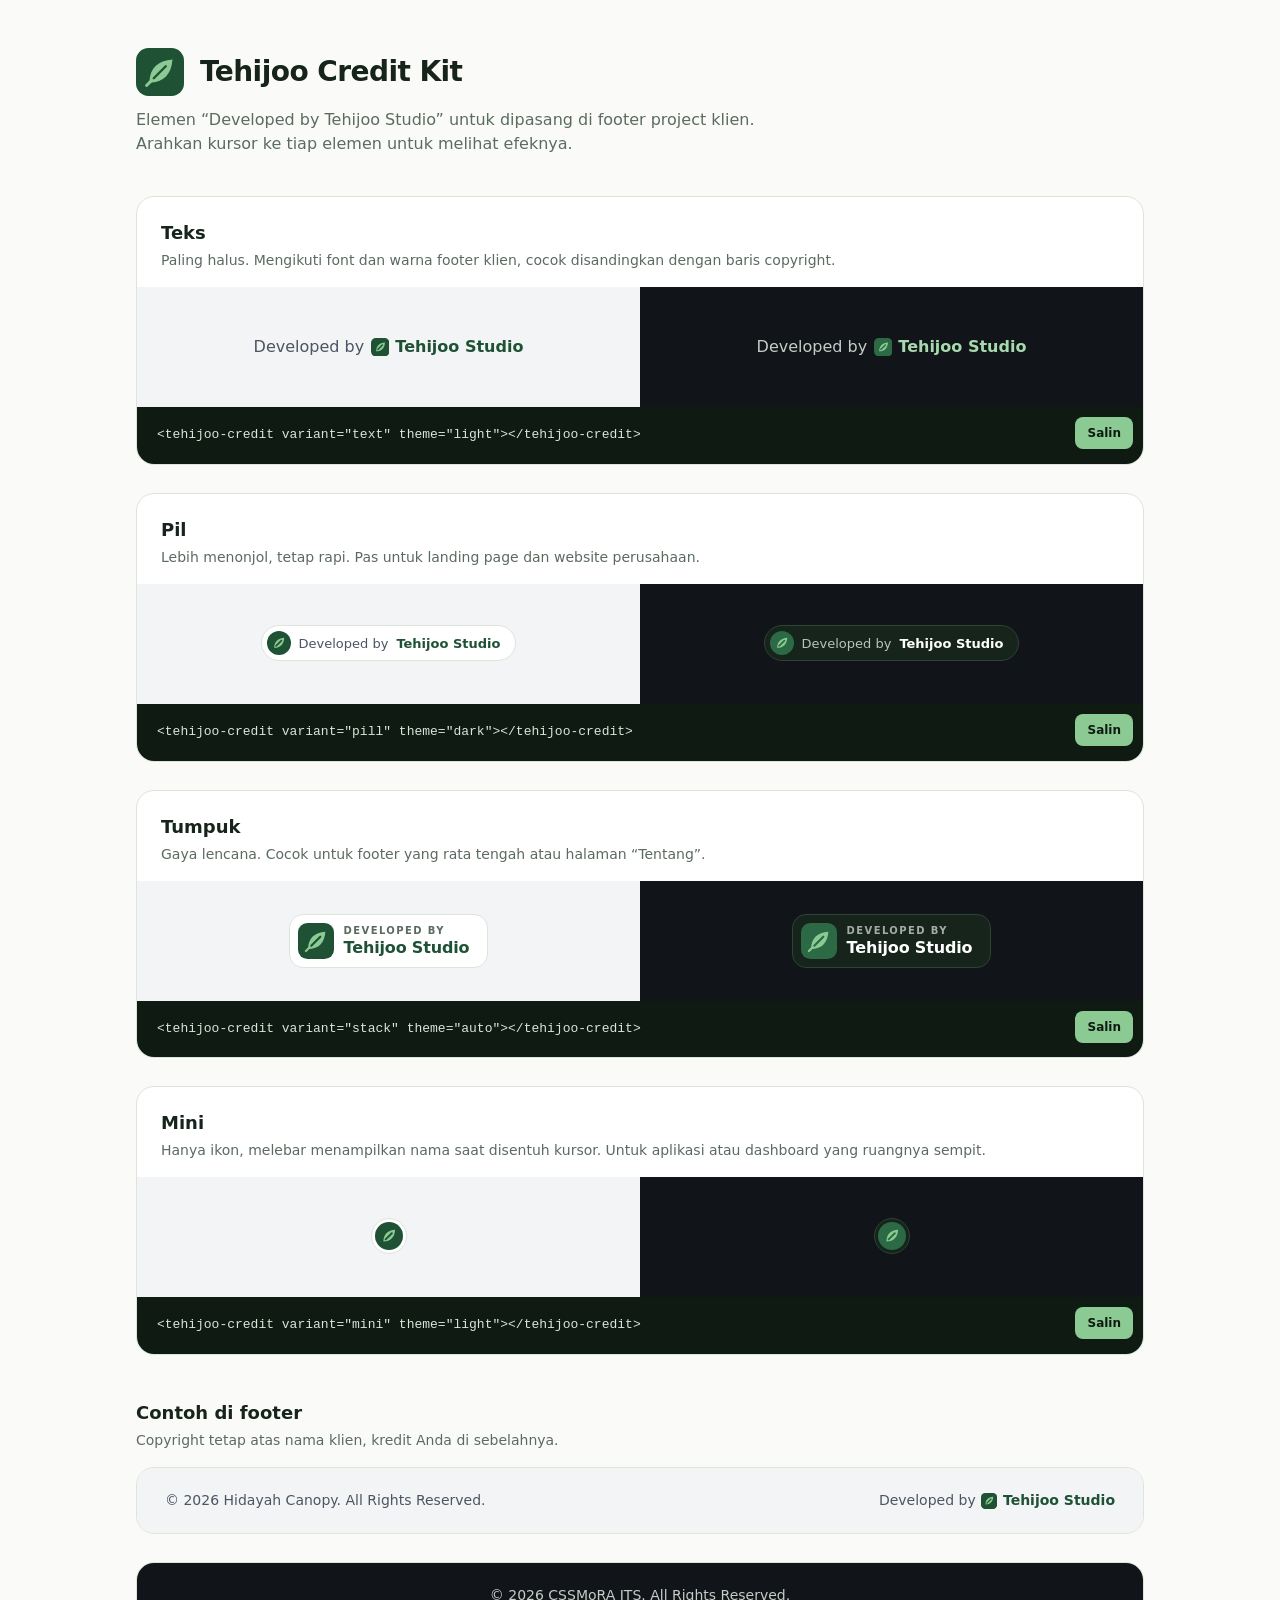
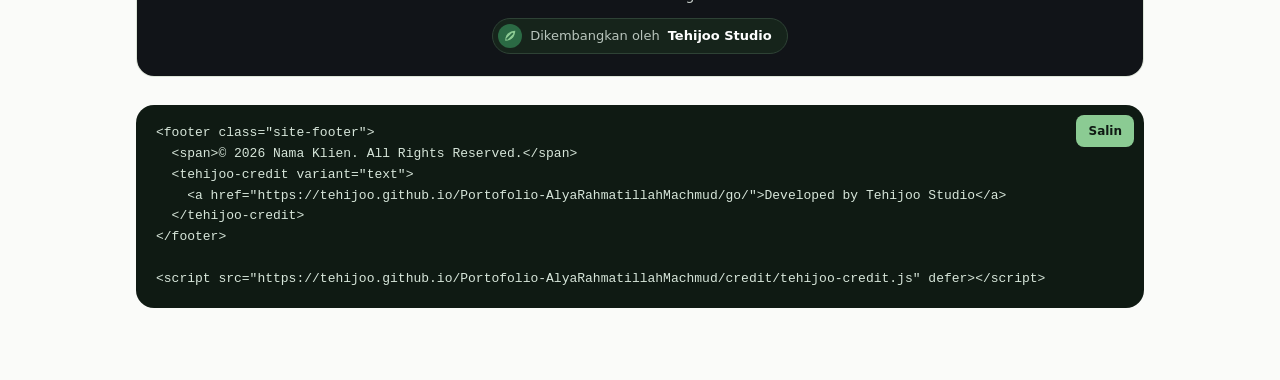
<file: credit/index.html>
<!doctype html>
<html lang="id">
<head>
<meta charset="utf-8">
<meta name="viewport" content="width=device-width, initial-scale=1">
<title>Tehijoo Credit Kit</title>
<link rel="icon" href="logo/favicon.svg" type="image/svg+xml">
<script src="tehijoo-credit.js" defer></script>
<style>
  :root{--matcha:#1F5135;--daun:#8BCB93;--seduhan:#E9F2E4;--arang:#16241B;--muted:#5B6B60;--line:#DCE5D8}
  *{box-sizing:border-box}
  body{margin:0;font-family:ui-sans-serif,system-ui,-apple-system,"Segoe UI",sans-serif;color:var(--arang);background:#FAFBF9;line-height:1.5}
  .wrap{max-width:1040px;margin:0 auto;padding:48px 16px 72px}
  header{display:flex;align-items:center;gap:16px;margin-bottom:12px}
  header h1{margin:0;font-size:28px;letter-spacing:-.02em}
  .lead{margin:0 0 40px;color:var(--muted);max-width:640px}
  h2{font-size:18px;margin:0 0 4px}
  .hint{margin:0 0 16px;color:var(--muted);font-size:14px}
  .card{background:#fff;border:1px solid var(--line);border-radius:18px;overflow:hidden;margin-bottom:28px}
  .card-head{padding:22px 24px 0}
  .stage{display:grid;grid-template-columns:repeat(2,minmax(0,1fr))}
  .stage > div{min-height:120px;display:flex;align-items:center;justify-content:center;padding:28px 16px}
  .light{background:#F3F4F6;color:#4B5563}
  .dark{background:#111418;color:#C5CCC7}
  .code{position:relative;background:#0F1A13;color:#D7E6DA;padding:18px 20px;font:13px/1.6 ui-monospace,SFMono-Regular,Menlo,Consolas,monospace;overflow-x:auto;white-space:pre}
  .copy{position:absolute;top:10px;right:10px;font:600 12px/1 ui-sans-serif,system-ui,sans-serif;color:#0F1A13;background:var(--daun);border:0;border-radius:8px;padding:9px 12px;cursor:pointer;min-height:32px}
  .copy:focus-visible{outline:2px solid #fff;outline-offset:2px}
  .footer-demo{display:flex;justify-content:space-between;align-items:center;flex-wrap:wrap;gap:12px 24px;padding:22px 28px;font-size:14px}
  .footer-demo.center{flex-direction:column;justify-content:center;text-align:center}
  @media (max-width:640px){.stage{grid-template-columns:1fr}}
</style>
</head>
<body>
<div class="wrap">
  <header>
    <img src="logo/tehijoo-mark.svg" width="48" height="48" alt="">
    <h1>Tehijoo Credit Kit</h1>
  </header>
  <p class="lead">Elemen “Developed by Tehijoo Studio” untuk dipasang di footer project klien. Arahkan kursor ke tiap elemen untuk melihat efeknya.</p>

  <div class="card">
    <div class="card-head">
      <h2>Teks</h2>
      <p class="hint">Paling halus. Mengikuti font dan warna footer klien, cocok disandingkan dengan baris copyright.</p>
    </div>
    <div class="stage">
      <div class="light"><tehijoo-credit variant="text" theme="light"></tehijoo-credit></div>
      <div class="dark"><tehijoo-credit variant="text" theme="dark"></tehijoo-credit></div>
    </div>
    <div class="code"><button class="copy" type="button">Salin</button><code>&lt;tehijoo-credit variant="text" theme="light"&gt;&lt;/tehijoo-credit&gt;</code></div>
  </div>

  <div class="card">
    <div class="card-head">
      <h2>Pil</h2>
      <p class="hint">Lebih menonjol, tetap rapi. Pas untuk landing page dan website perusahaan.</p>
    </div>
    <div class="stage">
      <div class="light"><tehijoo-credit variant="pill" theme="light"></tehijoo-credit></div>
      <div class="dark"><tehijoo-credit variant="pill" theme="dark"></tehijoo-credit></div>
    </div>
    <div class="code"><button class="copy" type="button">Salin</button><code>&lt;tehijoo-credit variant="pill" theme="dark"&gt;&lt;/tehijoo-credit&gt;</code></div>
  </div>

  <div class="card">
    <div class="card-head">
      <h2>Tumpuk</h2>
      <p class="hint">Gaya lencana. Cocok untuk footer yang rata tengah atau halaman “Tentang”.</p>
    </div>
    <div class="stage">
      <div class="light"><tehijoo-credit variant="stack" theme="light"></tehijoo-credit></div>
      <div class="dark"><tehijoo-credit variant="stack" theme="dark"></tehijoo-credit></div>
    </div>
    <div class="code"><button class="copy" type="button">Salin</button><code>&lt;tehijoo-credit variant="stack" theme="auto"&gt;&lt;/tehijoo-credit&gt;</code></div>
  </div>

  <div class="card">
    <div class="card-head">
      <h2>Mini</h2>
      <p class="hint">Hanya ikon, melebar menampilkan nama saat disentuh kursor. Untuk aplikasi atau dashboard yang ruangnya sempit.</p>
    </div>
    <div class="stage">
      <div class="light"><tehijoo-credit variant="mini" theme="light"></tehijoo-credit></div>
      <div class="dark"><tehijoo-credit variant="mini" theme="dark"></tehijoo-credit></div>
    </div>
    <div class="code"><button class="copy" type="button">Salin</button><code>&lt;tehijoo-credit variant="mini" theme="light"&gt;&lt;/tehijoo-credit&gt;</code></div>
  </div>

  <h2 style="margin-top:44px">Contoh di footer</h2>
  <p class="hint">Copyright tetap atas nama klien, kredit Anda di sebelahnya.</p>
  <div class="card">
    <div class="footer-demo light">
      <span>© 2026 Hidayah Canopy. All Rights Reserved.</span>
      <tehijoo-credit variant="text" theme="light"></tehijoo-credit>
    </div>
  </div>
  <div class="card">
    <div class="footer-demo dark center">
      <span>© 2026 CSSMoRA ITS. All Rights Reserved.</span>
      <tehijoo-credit variant="pill" theme="dark" label="Dikembangkan oleh"></tehijoo-credit>
    </div>
  </div>
  <div class="code" style="border-radius:18px"><button class="copy" type="button">Salin</button><code>&lt;footer class="site-footer"&gt;
  &lt;span&gt;© 2026 Nama Klien. All Rights Reserved.&lt;/span&gt;
  &lt;tehijoo-credit variant="text"&gt;
    &lt;a href="https://tehijoo.github.io/Portofolio-AlyaRahmatillahMachmud/go/"&gt;Developed by Tehijoo Studio&lt;/a&gt;
  &lt;/tehijoo-credit&gt;
&lt;/footer&gt;

&lt;script src="https://tehijoo.github.io/Portofolio-AlyaRahmatillahMachmud/credit/tehijoo-credit.js" defer&gt;&lt;/script&gt;</code></div>
</div>
<script>
  document.querySelectorAll('.copy').forEach(function (btn) {
    btn.addEventListener('click', function () {
      var text = btn.parentElement.querySelector('code').textContent;
      var done = function () { btn.textContent = 'Tersalin'; setTimeout(function () { btn.textContent = 'Salin'; }, 1600); };
      try {
        navigator.clipboard.writeText(text).then(done, function () { btn.textContent = 'Salin manual'; });
      } catch (e) { btn.textContent = 'Salin manual'; }
    });
  });
</script>
</body>
</html>
</file>
<file: assets/css/style.css>
/*-----------------------------------------------------------------------------------

Item Name: Biox - Personal Portfolio HTML Template.
Author: Maraviya Infotech
Version: 1
Copyright 2024

-----------------------------------------------------------------------------------*/
/*---------------------------------------------------------------------------------
    Included CSS INDEX
-----------------------------------------------------------------------------------

01. Typography

02. Utilities
    - mixing
    - variables

03. components
    - header
    - footer
    - common

04. Layout 
    - hero
    - about
    - achievement
    - projects
    - services
    - hire
    - testimonials
    - blog
    - modal

05. Pages
    - prices
    - faq
    - resume
    - single-projects
    - blog-detail

-----------------------------------------------------------------------------------*/
/* Typography ( Import Typography ) */
/*-------------------------------------------------
  Fonts Family & Style CSS
---------------------------------------------------*/
/*--  Montserrat font  --*/
@font-face {
  font-family: "Montserrat";
  src: url("../fonts/Montserrat/Montserrat-Thin.ttf") format("truetype");
  font-weight: 100;
  font-style: normal;
}
@font-face {
  font-family: "Montserrat";
  src: url("../fonts/Montserrat/Montserrat-ThinItalic.ttf") format("truetype");
  font-weight: 100;
  font-style: italic;
}
@font-face {
  font-family: "Montserrat";
  src: url("../fonts/Montserrat/Montserrat-ExtraLight.ttf") format("truetype");
  font-weight: 200;
  font-style: normal;
}
@font-face {
  font-family: "Montserrat";
  src: url("../fonts/Montserrat/Montserrat-ExtraLightItalic.ttf") format("truetype");
  font-weight: 200;
  font-style: italic;
}
@font-face {
  font-family: "Montserrat";
  src: url("../fonts/Montserrat/Montserrat-Light.ttf") format("truetype");
  font-weight: 300;
  font-style: normal;
}
@font-face {
  font-family: "Montserrat";
  src: url("../fonts/Montserrat/Montserrat-LightItalic.ttf") format("truetype");
  font-weight: 300;
  font-style: italic;
}
@font-face {
  font-family: "Montserrat";
  src: url("../fonts/Montserrat/Montserrat-Regular.ttf") format("truetype");
  font-weight: 400;
  font-style: normal;
}
@font-face {
  font-family: "Montserrat";
  src: url("../fonts/Montserrat/Montserrat-Regular.ttf") format("truetype");
  font-weight: 400;
  font-style: italic;
}
@font-face {
  font-family: "Montserrat";
  src: url("../fonts/Montserrat/Montserrat-Medium.ttf") format("truetype");
  font-weight: 500;
  font-style: normal;
}
@font-face {
  font-family: "Montserrat";
  src: url("../fonts/Montserrat/Montserrat-MediumItalic.ttf") format("truetype");
  font-weight: 500;
  font-style: italic;
}
@font-face {
  font-family: "Montserrat";
  src: url("../fonts/Montserrat/Montserrat-SemiBold.ttf") format("truetype");
  font-weight: 600;
  font-style: normal;
}
@font-face {
  font-family: "Montserrat";
  src: url("../fonts/Montserrat/Montserrat-SemiBoldItalic.ttf") format("truetype");
  font-weight: 600;
  font-style: italic;
}
@font-face {
  font-family: "Montserrat";
  src: url("../fonts/Montserrat/Montserrat-Bold.ttf") format("truetype");
  font-weight: 700;
  font-style: normal;
}
@font-face {
  font-family: "Montserrat";
  src: url("../fonts/Montserrat/Montserrat-BoldItalic.ttf") format("truetype");
  font-weight: 700;
  font-style: italic;
}
@font-face {
  font-family: "Montserrat";
  src: url("../fonts/Montserrat/Montserrat-ExtraBold.ttf") format("truetype");
  font-weight: 800;
  font-style: normal;
}
@font-face {
  font-family: "Montserrat";
  src: url("../fonts/Montserrat/Montserrat-ExtraBoldItalic.ttf") format("truetype");
  font-weight: 800;
  font-style: italic;
}
@font-face {
  font-family: "Montserrat";
  src: url("../fonts/Montserrat/Montserrat-Black.ttf") format("truetype");
  font-weight: 900;
  font-style: normal;
}
@font-face {
  font-family: "Montserrat";
  src: url("../fonts/Montserrat/Montserrat-BlackItalic.ttf") format("truetype");
  font-weight: 900;
  font-style: italic;
}
/* Utilities ( Import Utilities ) */
/* mixing */
/* veriabal */
/* components ( Import components ) */
/* Common */
body {
  padding-right: 0 !important;
  font-family: "Montserrat";
  font-size: 14px;
  font-weight: 400;
  color: #777;
  line-height: 26px;
  letter-spacing: 0.02rem;
  overflow: auto !important;
}

::-moz-selection {
  color: #f41a4a;
  background-color: rgba(0, 0, 0, 0.05);
}

::selection {
  color: #f41a4a;
  background-color: rgba(0, 0, 0, 0.05);
}

p,
li,
a {
  margin-bottom: 0;
  font-family: "Montserrat";
  font-size: 14px;
  color: #495461;
  font-weight: 400;
  line-height: 26px;
  letter-spacing: 0.03rem;
}

a {
  text-decoration: none;
}

ul {
  list-style-type: none;
  padding-left: 0;
}

h1,
h2,
h3,
h4,
h5,
h6 {
  margin-bottom: 0;
  color: #111a24;
  letter-spacing: 0.03rem;
}

/* Loader */
.bix-loader {
  min-width: 100%;
  width: 100%;
  height: 100vh;
  position: fixed;
  top: 0;
  left: 0;
  display: -webkit-box;
  display: -ms-flexbox;
  display: flex;
  -webkit-box-align: center;
      -ms-flex-align: center;
          align-items: center;
  -webkit-box-pack: center;
      -ms-flex-pack: center;
          justify-content: center;
  -webkit-box-orient: vertical;
  -webkit-box-direction: normal;
      -ms-flex-direction: column;
          flex-direction: column;
  background-color: #fff;
  z-index: 45;
}
.bix-loader img {
  width: 60px;
  position: absolute;
}
.bix-loader .loader {
  width: 100px;
  height: 100px;
  display: inline-block;
  position: relative;
  display: -webkit-box;
  display: -ms-flexbox;
  display: flex;
  -webkit-box-align: center;
      -ms-flex-align: center;
          align-items: center;
  -webkit-box-pack: center;
      -ms-flex-pack: center;
          justify-content: center;
}
.bix-loader .loader:before {
  content: "";
  width: 100px;
  height: 100px;
  position: absolute;
  left: 0;
  top: 0;
  border: 1px dashed #111a24;
  border-radius: 50%;
  -webkit-animation: loader 7s linear infinite;
          animation: loader 7s linear infinite;
}
@-webkit-keyframes loader {
  0% {
    -webkit-transform: rotate(0deg);
            transform: rotate(0deg);
  }
  100% {
    -webkit-transform: rotate(360deg);
            transform: rotate(360deg);
  }
}
@keyframes loader {
  0% {
    -webkit-transform: rotate(0deg);
            transform: rotate(0deg);
  }
  100% {
    -webkit-transform: rotate(360deg);
            transform: rotate(360deg);
  }
}

.bix-button {
  -webkit-transition: all 0.3s ease-in-out;
  transition: all 0.3s ease-in-out;
  padding: 8px 15px;
  text-decoration: none;
  font-family: "Montserrat";
  font-size: 14px;
  font-weight: 600;
  line-height: 1.2;
  text-transform: capitalize;
  background-color: #fff;
  color: #111a24;
  border: 1px solid #111a24;
  border-radius: 20px;
}
.bix-button:hover {
  background-color: #f41a4a;
  border-color: #f41a4a;
  color: #fff;
}

.bix-banner {
  margin-bottom: 30px;
  display: -webkit-box;
  display: -ms-flexbox;
  display: flex;
  -webkit-box-pack: center;
      -ms-flex-pack: center;
          justify-content: center;
  text-align: center;
}
.bix-banner h4 {
  font-size: 36px;
  font-weight: 700;
  color: #111a24;
}
.bix-banner h4 span {
  color: #f41a4a;
}

.bix-banner-line {
  margin-bottom: 110px;
}
.bix-banner-line .inner-border {
  position: relative;
  display: -webkit-box;
  display: -ms-flexbox;
  display: flex;
  -webkit-box-pack: center;
      -ms-flex-pack: center;
          justify-content: center;
}
.bix-banner-line .inner-border:after {
  content: "";
  width: 2px;
  height: 80px;
  position: absolute;
  background-color: #111a24;
  z-index: -1;
  border-radius: 50px;
}
.bix-banner-line .inner-border:before {
  content: "";
  height: 16px;
  width: 16px;
  position: absolute;
  border-radius: 50%;
  background-color: #111a24;
  border: 2px solid #fff;
  z-index: 0;
  -webkit-animation: mover 3s infinite alternate;
          animation: mover 3s infinite alternate;
}

@-webkit-keyframes mover {
  0% {
    Transform: translateY(1px);
  }
  100% {
    Transform: translateY(70px);
  }
}

@keyframes mover {
  0% {
    Transform: translateY(1px);
  }
  100% {
    Transform: translateY(70px);
  }
}
.compensate-for-scrollbar {
  margin-right: 0 !important;
}

/* Tab to top */
a.back-to-top {
  display: none;
  width: 38px;
  height: 38px;
  position: fixed;
  right: 15px;
  bottom: 15px;
  z-index: 10;
  border-radius: 20px;
  cursor: pointer;
  background-color: #fff;
  color: #f41a4a;
  border: 1px solid #f41a4a;
  text-align: center;
  font-size: 22px;
  line-height: 1.6;
}
a.back-to-top i {
  font-size: 20px;
}
a.back-to-top:hover {
  -webkit-transition: all 0.3s ease-in-out;
  transition: all 0.3s ease-in-out;
}
a.back-to-top svg {
  width: 36px;
  height: 36px;
  position: fixed;
  right: 16px;
  bottom: 16px;
}
a.back-to-top svg path {
  fill: transparent;
  stroke: #f41a4a;
  stroke-width: 5px;
}

.item-grid .item {
  display: none;
  overflow: hidden;
}

.bix-text-left {
  -webkit-box-pack: left;
      -ms-flex-pack: left;
          justify-content: left;
}

.section-breadcrumb {
  background-image: url("../img/breadcrumb/bg.jpg");
  background-size: cover;
  background-repeat: no-repeat;
  background-position: center center;
  position: relative;
  background-blend-mode: overlay;
}
.section-breadcrumb .breadcrumb-overlay {
  width: 100%;
  height: 100%;
  position: absolute;
  top: 0;
  bottom: 0;
  right: 0;
  left: 0;
  background-color: rgba(0, 0, 0, 0.6);
  z-index: 0;
}
.section-breadcrumb .bix-breadcrumb {
  margin-top: 100px;
  padding: 80px 0;
  z-index: 10;
  overflow: hidden;
}
.section-breadcrumb .breadcrumb-contact {
  display: -webkit-box;
  display: -ms-flexbox;
  display: flex;
  -webkit-box-orient: vertical;
  -webkit-box-direction: normal;
      -ms-flex-direction: column;
          flex-direction: column;
  -webkit-box-pack: center;
      -ms-flex-pack: center;
          justify-content: center;
  -webkit-box-align: center;
      -ms-flex-align: center;
          align-items: center;
  z-index: 12;
  position: relative;
}
.section-breadcrumb .breadcrumb-contact h4 {
  margin-bottom: 8px;
  font-size: 32px;
  font-weight: 600;
  color: #fff;
  text-transform: capitalize;
}
.section-breadcrumb .breadcrumb-contact h5 {
  cursor: default;
}
.section-breadcrumb .breadcrumb-contact h5 span {
  padding: 0 2px;
}
.section-breadcrumb .breadcrumb-contact h5 span i {
  font-size: 14px;
  color: #fff;
}
.section-breadcrumb .breadcrumb-contact h5 span a {
  font-size: 15px;
  font-weight: 400;
  color: #fff;
}
.section-breadcrumb .breadcrumb-contact h5 .disable {
  opacity: 0.7;
}
.section-breadcrumb .breadcrumb-contact h5 .disable a {
  cursor: default;
}

.dark-mode {
  display: none;
}

.white-mode {
  display: inline;
}

.padding-t-100 {
  padding-top: 100px;
}

.padding-b-100 {
  padding-bottom: 100px !important;
}

.padding-tb-100 {
  padding-top: 100px;
  padding-bottom: 100px;
}

.padding-tb-50 {
  padding-top: 50px;
  padding-bottom: 50px;
}

.padding-t-50 {
  padding-top: 50px;
}

.padding-b-50 {
  padding-bottom: 50px;
}

.margin-t-100 {
  margin-top: 100px;
}

.margin-t-50 {
  margin-top: 50px;
}

.margin-tb-100 {
  margin-top: 100px;
  margin-bottom: 100px;
}

.margin-tb-50 {
  margin-top: 50px;
  margin-bottom: 50px;
}

.margin-b-50 {
  margin-bottom: 50px;
}

.margin-b-100 {
  margin-bottom: 100px;
}

.mb-24 {
  margin-bottom: 24px;
}

.mb-30 {
  margin-bottom: 30px;
}

.mb-16 {
  margin-bottom: 16px;
}

.mb-15 {
  margin-bottom: 15px;
}

.mb-minus-24 {
  margin-bottom: -24px;
}

.mb-minus-30 {
  margin-bottom: -30px;
}

/* Responsive */
@media screen and (max-width: 1199px) {
  .bix-banner {
    margin-bottom: 25px;
  }
  .bix-banner h4 {
    font-size: 32px;
  }
}
@media screen and (max-width: 991px) {
  .section-breadcrumb .breadcrumb-contact h4 {
    margin-bottom: 4px;
    font-size: 28px;
  }
  .section-breadcrumb .breadcrumb-contact h5 span a {
    font-size: 15px;
  }
  .padding-tb-100 {
    padding-top: 80px;
    padding-bottom: 80px;
  }
  .padding-t-100 {
    padding-top: 80px;
  }
  .padding-b-100 {
    padding-bottom: 80px !important;
  }
  .margin-b-100 {
    margin-bottom: 80px;
  }
  .padding-tb-50 {
    padding-top: 40px;
    padding-bottom: 40px;
  }
  .padding-t-50 {
    padding-top: 40px;
  }
  .padding-b-50 {
    padding-bottom: 40px;
  }
  .margin-tb-100 {
    margin-top: 80px;
    margin-bottom: 80px;
  }
  .margin-tb-50 {
    margin-top: 40px;
    margin-bottom: 40px;
  }
  .margin-t-50 {
    margin-top: 40px;
  }
  .margin-b-50 {
    margin-bottom: 40px;
  }
}
@media screen and (max-width: 767px) {
  .bix-banner {
    margin-bottom: 20px;
  }
  .bix-banner h4 {
    font-size: 28px;
  }
  .padding-tb-100 {
    padding-top: 70px;
    padding-bottom: 70px;
  }
  .padding-t-100 {
    padding-top: 70px;
  }
  .padding-b-100 {
    padding-bottom: 70px !important;
  }
  .margin-b-100 {
    margin-bottom: 70px;
  }
  .padding-tb-50 {
    padding-top: 35px;
    padding-bottom: 35px;
  }
  .padding-t-50 {
    padding-top: 35px;
  }
  .padding-b-50 {
    padding-bottom: 35px;
  }
  .margin-tb-100 {
    padding-top: 70px;
    padding-bottom: 70px;
  }
  .margin-tb-50 {
    margin-top: 35px;
    margin-bottom: 35px;
  }
  .margin-t-50 {
    margin-top: 35px;
  }
  .margin-b-50 {
    margin-bottom: 35px;
  }
}
@media screen and (max-width: 575px) {
  .section-breadcrumb .breadcrumb-contact h4 {
    margin-bottom: 0;
    font-size: 22px;
  }
  .section-breadcrumb .breadcrumb-contact h5 span a {
    font-size: 14px;
  }
  .bix-banner h4 {
    font-size: 24px;
  }
}
/* Header */
header {
  -webkit-transition: all 0.3s ease-in-out;
  transition: all 0.3s ease-in-out;
  padding: 30px 0;
  position: fixed;
  top: 0;
  right: 0;
  left: 0;
  z-index: 20;
}
header .bix-navbar {
  -webkit-transition: all 0.3s ease-in-out;
  transition: all 0.3s ease-in-out;
  padding: 15px;
  background-color: rgba(247, 245, 251, 0.85);
  border: 1px solid #111a24;
  border-radius: 30px;
}
header .bix-navbar .navbar-brand {
  padding: 0;
}

.bix-fixed {
  -webkit-transition: all 0.3s ease-in-out;
  transition: all 0.3s ease-in-out;
  padding: 5px 0;
  position: fixed;
  z-index: 40;
}
.bix-fixed .bix-navbar {
  -webkit-transition: all 0.3s ease-in-out;
  transition: all 0.3s ease-in-out;
  padding: 10px 15px;
  background-color: #f7f5fb;
  background-color: rgba(247, 245, 251, 0.85);
  border: 1px solid #111a24;
  border-radius: 25px;
  --backdrop-filter: blur(5px);
  -webkit-backdrop-filter: blur(5px);
          backdrop-filter: blur(5px);
}
.bix-fixed .bix-navbar .navbar-brand {
  padding: 0;
}

.navbar {
  padding: 0;
  position: relative;
  z-index: 3;
  display: -webkit-box;
  display: -ms-flexbox;
  display: flex;
  -webkit-box-align: center;
      -ms-flex-align: center;
          align-items: center;
  -webkit-box-pack: justify;
      -ms-flex-pack: justify;
          justify-content: space-between;
}

.bix-logo {
  width: 60px;
  display: -webkit-box;
  display: -ms-flexbox;
  display: flex;
}

.dark-logo {
  display: none;
}

.bix-main-menu {
  display: -webkit-box;
  display: -ms-flexbox;
  display: flex;
  position: relative;
  -webkit-box-pack: end;
      -ms-flex-pack: end;
          justify-content: flex-end;
}
.bix-main-menu ul {
  margin: 0 15px 0 0;
  padding-left: 0;
  display: -webkit-box;
  display: -ms-flexbox;
  display: flex;
  -ms-flex-wrap: wrap;
      flex-wrap: wrap;
  list-style: none;
}
.bix-main-menu ul li {
  -webkit-transition: all 0.3s ease-in-out;
  transition: all 0.3s ease-in-out;
  margin-left: 30px;
}
.bix-main-menu ul li a {
  -webkit-transition: all 0.3s ease-in-out;
  transition: all 0.3s ease-in-out;
  padding: 0 !important;
  font-size: 15px;
  font-weight: 500;
  line-height: 40px;
  text-decoration: none;
  text-transform: capitalize;
  color: #1b1c20;
  display: -webkit-box;
  display: -ms-flexbox;
  display: flex;
  -webkit-box-align: center;
      -ms-flex-align: center;
          align-items: center;
  position: relative;
}
.bix-main-menu ul li a i {
  -webkit-transition: all 0.3s ease-in-out;
  transition: all 0.3s ease-in-out;
  margin-right: 5px;
  font-size: 24px;
  color: #1b1c20;
  display: -webkit-box;
  display: -ms-flexbox;
  display: flex;
}
.bix-main-menu ul li:hover > a {
  color: #f41a4a;
}
.bix-main-menu ul li:hover > a:after {
  color: #f41a4a;
}
.bix-main-menu ul li .mega-menu {
  -webkit-transition: all 0.3s ease-in-out;
  transition: all 0.3s ease-in-out;
  width: 100%;
  margin-top: 15px;
  padding: 0 0 0 30px !important;
  position: absolute;
  background: #fff;
  opacity: 0;
  visibility: hidden;
  left: 0;
  z-index: 15;
  border-radius: 10px;
  -webkit-box-shadow: #f7faff;
          box-shadow: #f7faff;
  border: 1px solid #eae8ef;
  overflow: hidden;
}
.bix-main-menu ul li .mega-menu li ul {
  padding: 15px 0;
}
.bix-main-menu ul li .mega-menu li .mega-block {
  width: calc(25% - 30px);
  margin-right: 30px;
}
.bix-main-menu ul li .mega-menu li .mega-block li.menu_title a {
  margin-bottom: 10px;
  padding-bottom: 5px;
  color: #f41a4a;
  font-size: 15px;
  font-weight: 500;
  display: block;
  border-bottom: 1px solid #eae8ef;
  height: auto;
}
.bix-main-menu ul li .mega-menu li .mega-block li.menu_title a:hover {
  color: #f41a4a;
}
.bix-main-menu ul li .mega-menu li .mega-block li {
  border: 0 !important;
}
.bix-main-menu ul li .mega-menu li .mega-block li a {
  border: 0;
  height: auto;
  padding: 5px 0;
  display: block;
  font-size: 13px;
  line-height: 30px;
  font-weight: 400;
  text-transform: capitalize;
  color: #777;
}
.bix-main-menu ul li .mega-menu li .mega-block li a:hover {
  color: #f41a4a;
}
.bix-main-menu ul li.dropdown {
  position: relative;
}
.bix-main-menu ul li.dropdown ul.sub-menu {
  -webkit-transition: all 0.3s ease-in-out;
  transition: all 0.3s ease-in-out;
  min-width: 170px;
  margin: 15px 0 0 0;
  padding: 15px 20px;
  position: absolute;
  z-index: 16;
  text-align: left;
  opacity: 0;
  visibility: hidden;
  left: 0;
  border-radius: 5px;
  right: auto !important;
  background: #fff;
  -webkit-box-shadow: 2px 2px 15px 0 rgba(0, 0, 0, 0.09);
          box-shadow: 2px 2px 15px 0 rgba(0, 0, 0, 0.09);
  display: block;
}
.bix-main-menu ul li.dropdown ul.sub-menu li {
  padding: 5px 0;
}
.bix-main-menu ul li.dropdown ul {
  padding-top: 5px;
  padding-bottom: 5px;
}
.bix-main-menu ul li.dropdown ul li.active a {
  color: #f41a4a;
}
.bix-main-menu ul li.dropdown ul li.active a i {
  color: #f41a4a;
}
.bix-main-menu ul li.dropdown ul li {
  padding: 0;
  margin: 0;
  display: block;
}
.bix-main-menu ul li.dropdown ul li:hover > a {
  color: #f41a4a;
}
.bix-main-menu ul li.dropdown ul li:hover > a i {
  color: #f41a4a;
}
.bix-main-menu ul li.dropdown ul li a {
  -webkit-transition: all 0.3s ease-in-out;
  transition: all 0.3s ease-in-out;
  padding: 10px 5px;
  display: block;
  line-height: 20px;
  font-weight: 500;
  font-size: 14px;
  color: #777;
  text-transform: capitalize;
  display: -webkit-box;
  display: -ms-flexbox;
  display: flex;
  -webkit-box-pack: justify;
      -ms-flex-pack: justify;
          justify-content: space-between;
  -webkit-box-align: center;
      -ms-flex-align: center;
          align-items: center;
}
.bix-main-menu ul li.dropdown ul li a:hover {
  color: #f41a4a;
}
.bix-main-menu ul li.dropdown ul li a:hover i {
  color: #f41a4a;
}
.bix-main-menu ul li.dropdown ul li a i {
  -webkit-transition: all 0.3s ease-in-out;
  transition: all 0.3s ease-in-out;
  color: #777;
  position: absolute;
  right: 2px;
}
.bix-main-menu ul li.dropdown ul li:first-child {
  border-top: none;
}
.bix-main-menu ul li.dropdown li.position-static {
  position: relative !important;
}
.bix-main-menu ul li.dropdown li.position-static:hover .sub-menu.sub-menu-child {
  margin: -5px 0 0 0;
  opacity: 1;
  visibility: visible;
}
.bix-main-menu ul li.dropdown ul.sub-menu.sub-menu-child {
  -webkit-transition: all 0.3s ease-in-out;
  transition: all 0.3s ease-in-out;
  margin: 30px 0 0 0;
  left: 100% !important;
  opacity: 0;
  visibility: hidden;
  top: 0;
}
.bix-main-menu ul li.dropdown:hover .sub-menu {
  margin-top: 0;
  opacity: 1;
  visibility: visible;
}
.bix-main-menu ul li.dropdown:hover .mega-menu {
  margin-top: 0;
  opacity: 1;
  visibility: visible;
}
.bix-main-menu ul li.active > a {
  color: #f41a4a;
}
.bix-main-menu > ul > li:hover > a:before {
  background: #f41a4a;
  width: 100%;
}
.bix-main-menu > ul > li:hover > a i {
  color: #f41a4a;
}
.bix-main-menu > ul > li.active > a:before {
  width: 100%;
  background: #f41a4a;
}

.navbar-toggler {
  width: 40px;
  height: 40px;
  display: -webkit-box;
  display: -ms-flexbox;
  display: flex;
  -webkit-box-align: center;
      -ms-flex-align: center;
          align-items: center;
  -webkit-box-pack: center;
      -ms-flex-pack: center;
          justify-content: center;
  border-radius: 50%;
  color: #111a24;
  border-color: #111a24;
}
.navbar-toggler:focus {
  -webkit-box-shadow: none;
          box-shadow: none;
}

.bix-sidebar-overlay {
  display: none;
  width: 100%;
  height: 100vh;
  position: fixed;
  top: 0;
  left: 0;
  background-color: rgba(0, 0, 0, 0.8);
  z-index: 42;
  cursor: pointer;
}

.bix-mobile-menu {
  -webkit-transition: all 0.3s ease-in-out;
  transition: all 0.3s ease-in-out;
  width: 300px;
  height: 100%;
  padding: 15px 20px 20px 20px;
  position: fixed;
  top: 0;
  right: auto;
  left: 0;
  background-color: #fff;
  -webkit-transform: translateX(-100%);
          transform: translateX(-100%);
  display: -webkit-box;
  display: -ms-flexbox;
  display: flex;
  -webkit-box-orient: vertical;
  -webkit-box-direction: normal;
      -ms-flex-direction: column;
          flex-direction: column;
  z-index: 43;
  overflow: auto;
}
.bix-mobile-menu .bix-menu-inner .bix-menu-content ul {
  margin: 0;
  padding: 0;
}
.bix-mobile-menu .bix-menu-inner .bix-menu-content ul li {
  position: relative;
  list-style-type: none;
}
.bix-mobile-menu .bix-menu-inner .bix-menu-content ul li .menu-toggle {
  width: 100%;
  height: 47px;
  padding-right: 15px;
  position: absolute;
  z-index: 2;
  top: 0;
  right: 0;
  left: auto;
  cursor: pointer;
  background-color: transparent;
  display: -webkit-box;
  display: -ms-flexbox;
  display: flex;
  -webkit-box-align: center;
      -ms-flex-align: center;
          align-items: center;
  -webkit-box-pack: end;
      -ms-flex-pack: end;
          justify-content: flex-end;
}
.bix-mobile-menu .bix-menu-inner .bix-menu-content ul li .menu-toggle:before {
  content: "+";
  font-weight: 500;
  color: #777;
  font-size: 24px;
}
.bix-mobile-menu .bix-menu-inner .bix-menu-content ul li a {
  margin-bottom: 12px;
  padding: 8px 16px;
  display: block;
  text-transform: capitalize;
  color: #777;
  border: 1px solid #eae8ef;
  border-radius: 10px;
  font-size: 14px;
  font-weight: 500;
  text-decoration: none;
}
.bix-mobile-menu .bix-menu-inner .bix-menu-content ul li .sub-menu {
  width: 100%;
  min-width: auto;
  padding: 0;
  margin-bottom: 0;
  position: static;
  top: auto;
  display: none;
  visibility: visible;
  -webkit-transition: none;
  transition: none;
  opacity: 1;
  -webkit-box-shadow: none;
          box-shadow: none;
}
.bix-mobile-menu .bix-menu-inner .bix-menu-content ul li .sub-menu li:last-child {
  margin-bottom: 15px;
}
.bix-mobile-menu .bix-menu-inner .bix-menu-content ul li .sub-menu li a {
  margin: 0;
  border: 0;
  font-size: 14px;
}
.bix-mobile-menu .bix-menu-inner .bix-menu-content ul li.active a {
  color: #f41a4a;
}
.bix-mobile-menu .bix-menu-title {
  width: 100%;
  padding: 0 0 20px 0;
  display: -webkit-box;
  display: -ms-flexbox;
  display: flex;
  -ms-flex-wrap: wrap;
      flex-wrap: wrap;
  -webkit-box-pack: justify;
      -ms-flex-pack: justify;
          justify-content: space-between;
}
.bix-mobile-menu .bix-menu-title .bix-close {
  position: relative;
  border: 0;
  font-size: 30px;
  line-height: 1;
  color: #ff0000;
  background-color: transparent;
  border: 0;
}
.bix-mobile-menu .bix-menu-title .menu-title {
  display: -webkit-box;
  display: -ms-flexbox;
  display: flex;
  -webkit-box-align: center;
      -ms-flex-align: center;
          align-items: center;
  font-size: 16px;
  color: #1b1c20;
  font-weight: 600;
}
.bix-mobile-menu .bix-menu-title .menu-title h4 {
  position: relative;
  border: 0;
  font-size: 17px;
  font-weight: 600;
  line-height: 1;
  color: #1b1c20;
  background-color: transparent;
}

header .collapse:not(.show) {
  display: -webkit-box;
  display: -ms-flexbox;
  display: flex;
}

.bix-mobile-menu.bix-menu-open {
  -webkit-transform: translateX(0);
          transform: translateX(0);
  opacity: 1;
}

/* Responsive */
@media screen and (max-width: 991px) {
  header .collapse:not(.show) {
    display: none;
  }
  .bix-main-menu {
    display: none;
  }
}
/* Footer */
footer {
  background-color: #f7f5fb;
  padding: 10px 0;
}

.bix-footer-contact {
  display: -webkit-box;
  display: -ms-flexbox;
  display: flex;
  -webkit-box-pack: justify;
      -ms-flex-pack: justify;
          justify-content: space-between;
}
.bix-footer-contact p {
  font-size: 15px;
  font-weight: 500;
  color: #777;
  line-height: 30px;
}
.bix-footer-contact p a {
  font-weight: 600;
}
.bix-footer-contact .logo-links {
  display: -webkit-box;
  display: -ms-flexbox;
  display: flex;
  -webkit-box-pack: center;
      -ms-flex-pack: center;
          justify-content: center;
}
.bix-footer-contact .logo-links a {
  -webkit-transition: all 0.3s ease-in-out;
  transition: all 0.3s ease-in-out;
  height: 30px;
  width: 30px;
  margin: 0 5px;
  position: relative;
  display: -webkit-box;
  display: -ms-flexbox;
  display: flex;
  -ms-flex-wrap: wrap;
      flex-wrap: wrap;
  -webkit-box-align: center;
      -ms-flex-align: center;
          align-items: center;
  -webkit-box-pack: center;
      -ms-flex-pack: center;
          justify-content: center;
  border: 1px solid #111a24;
  border-radius: 20px;
}
.bix-footer-contact .logo-links a i {
  -webkit-transition: all 0.3s ease-in-out;
  transition: all 0.3s ease-in-out;
  font-size: 18px;
  color: #111a24;
}
.bix-footer-contact .logo-links a:hover {
  background-color: #111a24;
}
.bix-footer-contact .logo-links a:hover i {
  color: #fff;
}

/* Responsive */
@media screen and (max-width: 480px) {
  .bix-footer-contact {
    display: -webkit-box;
    display: -ms-flexbox;
    display: flex;
    -webkit-box-orient: vertical;
    -webkit-box-direction: normal;
        -ms-flex-direction: column;
            flex-direction: column;
    -webkit-box-pack: center;
        -ms-flex-pack: center;
            justify-content: center;
    text-align: center;
  }
  .bix-footer-contact p {
    margin-bottom: 8px;
  }
}
/* tools-sidebar */
.bix-tools-sidebar-overlay {
  display: none;
  width: 100%;
  height: 100vh;
  position: fixed;
  top: 0;
  left: 0;
  background-color: rgba(0, 0, 0, 0.5);
  z-index: 41;
  -webkit-backdrop-filter: blur(2px);
          backdrop-filter: blur(2px);
}

.bix-tools-sidebar {
  width: 300px;
  height: 100vh;
  position: fixed;
  right: 0;
  top: 0;
  background-color: #fff;
  -webkit-transition: all 0.3s ease;
  transition: all 0.3s ease;
  z-index: 42;
  -webkit-transform: translateX(300px);
          transform: translateX(300px);
}
.bix-tools-sidebar .bix-tools-sidebar-toggle {
  position: absolute;
  top: 45%;
  right: 302px;
  width: 40px;
  height: 40px;
  background-color: rgba(29, 37, 49, 0.6);
  -webkit-transition: all ease-in 0.3s;
  transition: all ease-in 0.3s;
  display: -webkit-box;
  display: -ms-flexbox;
  display: flex;
  -webkit-box-align: center;
      -ms-flex-align: center;
          align-items: center;
  -webkit-box-pack: center;
      -ms-flex-pack: center;
          justify-content: center;
  font-size: 25px;
  z-index: -1;
  text-decoration: none;
  -webkit-box-shadow: 0 0 10px rgba(0, 0, 0, 0.1);
          box-shadow: 0 0 10px rgba(0, 0, 0, 0.1);
  border-radius: 5px;
}
.bix-tools-sidebar .bix-tools-sidebar-toggle i {
  color: #fff;
}
.bix-tools-sidebar .bix-bar-title {
  margin-bottom: 15px;
  padding: 15px;
  display: -webkit-box;
  display: -ms-flexbox;
  display: flex;
  -webkit-box-orient: horizontal;
  -webkit-box-direction: normal;
      -ms-flex-direction: row;
          flex-direction: row;
  -webkit-box-pack: justify;
      -ms-flex-pack: justify;
          justify-content: space-between;
  -webkit-box-align: center;
      -ms-flex-align: center;
          align-items: center;
  border-bottom: 1px solid #eae8ef;
}
.bix-tools-sidebar .bix-bar-title h6 {
  margin: 0;
  font-size: 17px;
  font-weight: 700;
  color: #111a24;
}
.bix-tools-sidebar .bix-bar-title .close-tools {
  color: #ff0000;
  font-size: 17px;
}
.bix-tools-sidebar .bix-tools-detail {
  height: calc(100vh - 72px);
  padding: 0 15px 15px 15px;
  overflow: auto;
}
.bix-tools-sidebar .bix-tools-detail::-webkit-scrollbar {
  background-color: transparent;
  width: 7px;
  height: 7px;
  position: absolute;
  background-color: #f41a4a;
}
.bix-tools-sidebar .bix-tools-detail::-webkit-scrollbar-thumb {
  background-color: #f41a4a;
  border-radius: 5px;
}
.bix-tools-sidebar .bix-tools-detail .bix-tools-block h3 {
  margin: 15px 0;
  font-size: 14px;
  font-weight: 500;
  color: #111a24;
}
.bix-tools-sidebar .bix-tools-detail .bix-tools-block p {
  margin: 0;
  text-transform: capitalize;
}
.bix-tools-sidebar .bix-tools-detail .bix-tools-block .bix-color {
  margin: 0;
  padding: 0;
}
.bix-tools-sidebar .bix-tools-detail .bix-tools-block .bix-color li {
  display: inline-block;
  height: 35px;
  width: 35px;
  margin: 6px;
  border-radius: 5px;
  cursor: pointer;
  vertical-align: middle;
  position: relative;
}
.bix-tools-sidebar .bix-tools-detail .bix-tools-block .bix-tools-rtl,
.bix-tools-sidebar .bix-tools-detail .bix-tools-block .bix-tools-dark {
  display: -webkit-box;
  display: -ms-flexbox;
  display: flex;
  -ms-flex-wrap: wrap;
      flex-wrap: wrap;
  -webkit-box-orient: horizontal;
  -webkit-box-direction: normal;
      -ms-flex-direction: row;
          flex-direction: row;
  -webkit-box-pack: justify;
      -ms-flex-pack: justify;
          justify-content: space-between;
}
.bix-tools-sidebar .bix-tools-detail .bix-tools-block .bix-tools-rtl .bix-tools-item,
.bix-tools-sidebar .bix-tools-detail .bix-tools-block .bix-tools-dark .bix-tools-item {
  width: 125px;
  margin-bottom: 10px;
  text-align: center;
}
.bix-tools-sidebar .bix-tools-detail .bix-tools-block .bix-tools-rtl .bix-tools-item img,
.bix-tools-sidebar .bix-tools-detail .bix-tools-block .bix-tools-dark .bix-tools-item img {
  width: 100%;
  padding: 5px;
  border-radius: 10px;
  border: 1px solid #eae8ef;
}
.bix-tools-sidebar .bix-tools-detail .bix-tools-block .bix-tools-rtl .bix-tools-item img:hover,
.bix-tools-sidebar .bix-tools-detail .bix-tools-block .bix-tools-dark .bix-tools-item img:hover {
  border: 1px solid #f41a4a;
}
.bix-tools-sidebar .bix-tools-detail .bix-tools-block .bix-tools-rtl .active-mode,
.bix-tools-sidebar .bix-tools-detail .bix-tools-block .bix-tools-rtl .active-dark-mode,
.bix-tools-sidebar .bix-tools-detail .bix-tools-block .bix-tools-dark .active-mode,
.bix-tools-sidebar .bix-tools-detail .bix-tools-block .bix-tools-dark .active-dark-mode {
  position: relative;
}
.bix-tools-sidebar .bix-tools-detail .bix-tools-block .bix-tools-rtl .active-mode:after,
.bix-tools-sidebar .bix-tools-detail .bix-tools-block .bix-tools-rtl .active-dark-mode:after,
.bix-tools-sidebar .bix-tools-detail .bix-tools-block .bix-tools-dark .active-mode:after,
.bix-tools-sidebar .bix-tools-detail .bix-tools-block .bix-tools-dark .active-dark-mode:after {
  content: "\eb79";
  width: 30px;
  height: 30px;
  font-size: 16px;
  font-family: "remixicon" !important;
  position: absolute;
  top: 10px;
  right: 10px;
  border-radius: 10px;
  background-color: #111a24;
  color: #fff;
  display: -webkit-box;
  display: -ms-flexbox;
  display: flex;
  -webkit-box-align: center;
      -ms-flex-align: center;
          align-items: center;
  -webkit-box-pack: center;
      -ms-flex-pack: center;
          justify-content: center;
}
.bix-tools-sidebar .bix-tools-detail .bix-tools-block .bix-tools-rtl .active-mode img,
.bix-tools-sidebar .bix-tools-detail .bix-tools-block .bix-tools-rtl .active-dark-mode img,
.bix-tools-sidebar .bix-tools-detail .bix-tools-block .bix-tools-dark .active-mode img,
.bix-tools-sidebar .bix-tools-detail .bix-tools-block .bix-tools-dark .active-dark-mode img {
  border-color: #f41a4a;
}

.active-variant {
  position: relative;
}
.active-variant:after {
  font-family: "remixicon" !important;
  content: "\eb79";
  height: 35px;
  width: 35px;
  font-size: 18px;
  position: absolute;
  color: #fff;
  display: -webkit-box;
  display: -ms-flexbox;
  display: flex;
  -webkit-box-align: center;
      -ms-flex-align: center;
          align-items: center;
  -webkit-box-pack: center;
      -ms-flex-pack: center;
          justify-content: center;
}

.color-primary {
  background: #f41a4a;
}

.color-1 {
  background: #8118d5;
}

.color-2 {
  background: #5f6af5;
}

.color-3 {
  background: #f5885f;
}

.color-4 {
  background: #32dbe2;
}

.color-5 {
  background: #3f51b5;
}

.color-6 {
  background: #f44336;
}

.color-7 {
  background: #e91e63;
}

.color-8 {
  background: #607d8b;
}

.color-9 {
  background: #03492f;
}

.open-tools {
  -webkit-transform: translateX(0);
          transform: translateX(0);
}

/* Layouts ( Import Layouts ) */
/* Hero */
.section-hero {
  height: 800px;
  margin-top: 100px;
  display: -webkit-box;
  display: -ms-flexbox;
  display: flex;
  -webkit-box-align: center;
      -ms-flex-align: center;
          align-items: center;
  position: relative;
}
.section-hero .first-name,
.section-hero .last-name {
  position: absolute;
  font-family: "Montserrat";
  font-size: 200px;
  font-weight: 900;
  color: #fff;
  text-shadow: 2px 2px #111a24, -2px 2px #111a24, 2px -2px #111a24, -2px -2px #111a24;
  opacity: 0.04;
}
.section-hero .first-name {
  top: 100px;
}
.section-hero .last-name {
  bottom: 100px;
  right: 0;
}

.bix-hero-img {
  position: relative;
}
.bix-hero-img:after {
  content: "";
  height: 60px;
  width: 60px;
  background-image: url("../img/hero/shape-4.png");
  background-repeat: no-repeat;
  background-size: 100%;
  position: absolute;
  bottom: 0;
  left: 0;
  z-index: -1;
}
.bix-hero-img .hero-inner-img {
  position: relative;
}
.bix-hero-img .hero-inner-img:after {
  content: "";
  height: 500px;
  width: 500px;
  background-image: url("../img/hero/shape-one.png");
  background-repeat: no-repeat;
  background-size: 100%;
  margin: auto;
  position: absolute;
  bottom: -20px;
  left: 0;
  right: 0;
  z-index: -1;
}
.bix-hero-img .hero-inner-img:before {
  content: "";
  background-image: url("../img/hero/border-one.png");
  background-repeat: no-repeat;
  background-size: 100%;
  height: 550px;
  width: 550px;
  margin: auto;
  position: absolute;
  bottom: -40px;
  left: 0;
  right: 0;
  z-index: -1;
}
.bix-hero-img .hero-inner-img img {
  width: calc(100% - 300px);
  margin: auto auto 50px;
  display: block;
}

.bix-hero-contact {
  height: 100%;
  display: -webkit-box;
  display: -ms-flexbox;
  display: flex;
  -webkit-box-orient: vertical;
  -webkit-box-direction: normal;
      -ms-flex-direction: column;
          flex-direction: column;
  -webkit-box-pack: center;
      -ms-flex-pack: center;
          justify-content: center;
  position: relative;
}
.bix-hero-contact:before {
  content: "";
  height: 60px;
  width: 60px;
  background-image: url("../img/hero/shape-1.png");
  background-repeat: no-repeat;
  background-size: 100%;
  position: absolute;
  top: 30px;
  left: 50px;
  z-index: -1;
}
.bix-hero-contact:after {
  content: "";
  height: 50px;
  width: 25px;
  background-image: url("../img/hero/shape-2.png");
  background-repeat: no-repeat;
  background-size: 100%;
  position: absolute;
  top: 0;
  right: 0;
  z-index: -1;
}
.bix-hero-contact h4 {
  margin-bottom: 8px;
  font-size: 35px;
  font-weight: bold;
  color: #f41a4a;
}
.bix-hero-contact h1 {
  margin-bottom: 16px;
  font-size: 78px;
  color: #111a24;
  font-weight: bold;
  position: relative;
}
.bix-hero-contact h1:after {
  content: "";
  height: 70px;
  width: 70px;
  background-image: url("../img/hero/shape-two.png");
  background-repeat: no-repeat;
  background-size: 100%;
  position: absolute;
  top: -40px;
  right: 40px;
  z-index: -1;
}
.bix-hero-contact p {
  font-family: "Montserrat";
  font-size: 27px;
  font-weight: 600;
  color: #111a24;
}
.bix-hero-contact p span {
  color: #f41a4a;
}
.bix-hero-contact .bix-buttons {
  margin: -10px;
  padding-top: 50px;
  display: -webkit-box;
  display: -ms-flexbox;
  display: flex;
  -ms-flex-wrap: wrap;
      flex-wrap: wrap;
  position: relative;
}
.bix-hero-contact .bix-buttons:after {
  content: "";
  height: 70px;
  width: 33px;
  background-image: url("../img/hero/shape-3.png");
  background-repeat: no-repeat;
  background-size: 100%;
  position: absolute;
  bottom: -40px;
  right: 200px;
  z-index: -1;
}
.bix-hero-contact .bix-buttons .bix-button {
  margin: 10px;
  min-width: 150px;
  display: inline-flex;
  align-items: center;
  justify-content: center;
}

/* Responsive */
@media screen and (max-width: 1399px) {
  .section-hero:before {
    height: 200px;
    width: 750px;
  }
  .section-hero:after {
    height: 200px;
    width: 750px;
  }
  .bix-hero-img .hero-inner-img:before {
    height: 450px;
    width: 450px;
  }
  .bix-hero-img .hero-inner-img img {
    width: calc(100% - 260px);
  }
  .bix-hero-img .hero-inner-img:after {
    height: 400px;
    width: 400px;
  }
  .bix-hero-contact h1 {
    font-size: 70px;
  }
  .bix-hero-contact h1:after {
    right: 0;
  }
  .bix-hero-contact h4 {
    font-size: 32px;
  }
  .bix-hero-contact p {
    font-size: 24px;
  }
}
@media screen and (max-width: 1199px) {
  .section-hero:before {
    height: 130px;
    width: 600px;
  }
  .section-hero:after {
    height: 130px;
    width: 600px;
  }
  .bix-hero-img .hero-inner-img:after {
    height: 350px;
    width: 350px;
  }
  .bix-hero-img .hero-inner-img img {
    width: calc(100% - 215px);
  }
  .bix-hero-img .hero-inner-img:before {
    height: 400px;
    width: 400px;
  }
  .bix-hero-contact:before {
    top: 0;
    left: 0;
  }
  .bix-hero-contact .bix-buttons:after {
    right: 100px;
  }
  .bix-hero-contact h4 {
    font-size: 28px;
  }
  .bix-hero-contact h1 {
    font-size: 52px;
  }
  .bix-hero-contact h1:after {
    height: 50px;
    width: 50px;
    right: 50px;
  }
  .bix-hero-contact p {
    font-size: 20px;
  }
}
@media screen and (max-width: 991px) {
  .section-hero {
    height: auto;
    margin-top: 95px;
  }
  .section-hero:before {
    height: 100px;
    width: 450px;
  }
  .section-hero:after {
    height: 100px;
    width: 450px;
  }
  .section-hero .first-name,
  .section-hero .last-name {
    font-size: 130px;
  }
  .section-hero .first-name {
    top: 30px;
  }
  .section-hero .last-name {
    bottom: 250px;
  }
  .bix-hero-contact {
    margin-top: 15px;
    padding-bottom: 30px;
    -webkit-box-align: center;
        -ms-flex-align: center;
            align-items: center;
  }
  .bix-hero-contact:before {
    display: none;
  }
  .bix-hero-contact .bix-buttons:after {
    display: none;
  }
  .bix-hero-img .hero-inner-img:before {
    height: 450px;
    width: 450px;
    bottom: -35px;
    left: -9px;
  }
  .bix-hero-img .hero-inner-img:after {
    height: 400px;
    width: 400px;
    bottom: -12px;
    left: -9px;
  }
  .bix-hero-img .hero-inner-img img {
    width: calc(100% - 400px);
  }
  .bix-hero-contact h1:after {
    right: 300px;
  }
  .bix-hero-contact .bix-buttons {
    padding-top: 20px;
  }
}
@media screen and (max-width: 767px) {
  .bix-hero-contact h4 {
    font-size: 24px;
  }
  .bix-hero-contact h1 {
    font-size: 38px;
  }
  .bix-hero-contact p {
    font-size: 18px;
  }
  .bix-hero-contact h1:after {
    right: 200px;
  }
  .bix-hero-img .hero-inner-img img {
    width: calc(100% - 250px);
  }
  .bix-hero-img .hero-inner-img:before {
    height: 450px;
    width: 450px;
  }
  .bix-hero-img .hero-inner-img:after {
    height: 400px;
    width: 400px;
  }
}
@media screen and (max-width: 575px) {
  .bix-hero-img .hero-inner-img img {
    width: 210px;
  }
  .bix-hero-img .hero-inner-img:before {
    height: 280px;
    width: 280px;
    bottom: -20px;
    left: -10px;
  }
  .bix-hero-img .hero-inner-img:after {
    height: 260px;
    width: 260px;
    bottom: -9px;
    left: -10px;
  }
  .bix-hero-img:after {
    width: 30px;
    bottom: -70px;
    opacity: 0.5;
  }
  .bix-hero-contact {
    text-align: center;
  }
  .bix-hero-contact h1:after {
    display: none;
  }
  .bix-hero-contact .bix-buttons {
    -webkit-box-pack: center;
        -ms-flex-pack: center;
            justify-content: center;
  }
  .bix-hero-contact .bix-buttons:after {
    display: none;
  }
  .section-hero .first-name,
  .section-hero .last-name {
    font-size: 100px;
  }
}
@media screen and (max-width: 460px) {
  .section-hero:before {
    width: 100%;
  }
  .section-hero:after {
    width: 100%;
  }
  .section-hero .first-name,
  .section-hero .last-name {
    font-size: 70px;
  }
}
/* About */
.section-about {
  position: relative;
}
.section-about:before {
  content: "";
  height: 200px;
  width: 165px;
  background-image: url("../img/about/shape-1.png");
  background-repeat: no-repeat;
  background-size: 100%;
  position: absolute;
  top: 0;
  left: 0;
  z-index: -1;
}
.section-about:after {
  content: "";
  height: 120px;
  width: 70px;
  background-image: url("../img/about/shape-2.png");
  background-repeat: no-repeat;
  background-size: 100%;
  position: absolute;
  bottom: 0;
  right: 0;
  z-index: -1;
  opacity: 0.3;
}
.section-about .container {
  position: relative;
}
.section-about .container:before {
  content: "";
  height: 50px;
  width: 50px;
  background-image: url("../img/about/shape-3.png");
  background-repeat: no-repeat;
  background-size: 100%;
  position: absolute;
  top: 0;
  left: 150px;
  z-index: -1;
}

.bix-about-contact {
  height: 100%;
  display: -webkit-box;
  display: -ms-flexbox;
  display: flex;
  -webkit-box-orient: vertical;
  -webkit-box-direction: normal;
      -ms-flex-direction: column;
          flex-direction: column;
  -webkit-box-pack: center;
      -ms-flex-pack: center;
          justify-content: center;
}
.bix-about-contact h5 {
  margin-bottom: 24px;
  font-size: 37px;
  font-weight: bold;
  color: #fff;
  text-shadow: 1px 1px #111a24, -1px 1px #111a24, 1px -1px #111a24, -1px -1px #111a24;
  letter-spacing: 0.08rem;
  opacity: 0.5;
}
.bix-about-contact p {
  margin-bottom: 16px;
}
.bix-about-contact .about-name h6 {
  margin-bottom: 0;
  font-size: 16px;
  color: #111a24;
  font-weight: 700;
}
.bix-about-contact .about-name p {
  font-size: 14px;
  color: #555;
}
.bix-about-contact .about-name .inner-sign-items img {
  width: 120px;
}

@-webkit-keyframes rotateText {
  0% {
    -webkit-transform: rotate(360deg);
            transform: rotate(360deg);
  }
  100% {
    -webkit-transform: rotate(0deg);
            transform: rotate(0deg);
  }
}

@keyframes rotateText {
  0% {
    -webkit-transform: rotate(360deg);
            transform: rotate(360deg);
  }
  100% {
    -webkit-transform: rotate(0deg);
            transform: rotate(0deg);
  }
}
.bix-rounded-circle:hover svg {
  -webkit-animation: rotateText 10s linear infinite;
          animation: rotateText 10s linear infinite;
}
.bix-rounded-circle a {
  position: relative;
}
.bix-rounded-circle .inner-contact {
  position: absolute;
  top: 0;
  left: 0;
  right: 0;
  display: -webkit-box;
  display: -ms-flexbox;
  display: flex;
  -webkit-box-pack: center;
      -ms-flex-pack: center;
          justify-content: center;
  -webkit-box-align: center;
      -ms-flex-align: center;
          align-items: center;
}
.bix-rounded-circle .inner-contact i {
  font-size: 30px;
  color: #fff;
}
.bix-rounded-circle svg {
  fill: currentColor;
  height: auto;
  -webkit-transform-origin: center;
          transform-origin: center;
  width: 100%;
}
.bix-rounded-circle svg text textPath {
  font-size: 10px;
  color: #fff;
  letter-spacing: 1.3px;
}
.bix-rounded-circle h5 {
  font-size: 10px;
  color: #fff;
}

.bix-about-img {
  border: 1px solid #111a24;
  padding: 15px;
  border-radius: 200px;
  position: relative;
}
.bix-about-img:hover .inner-item {
  opacity: 1;
  right: 7px;
}
.bix-about-img img {
  width: 100%;
  border-radius: 200px;
}
.bix-about-img .bix-rounded-circle {
  z-index: 1;
  height: 130px;
  width: 130px;
  position: absolute;
  bottom: 0;
  right: 0;
  background-color: rgba(0, 0, 0, 0.8);
  border-radius: 50%;
}
.bix-about-img .inner-item {
  -webkit-transition: all 0.3s ease-in-out;
  transition: all 0.3s ease-in-out;
  height: 100%;
  position: absolute;
  top: 0;
  right: -7px;
  display: -webkit-box;
  display: -ms-flexbox;
  display: flex;
  -webkit-box-orient: vertical;
  -webkit-box-direction: normal;
      -ms-flex-direction: column;
          flex-direction: column;
  -webkit-box-pack: center;
      -ms-flex-pack: center;
          justify-content: center;
  z-index: 0;
  opacity: 0;
}
.bix-about-img .inner-item .box-inner {
  margin: 18px 0;
  position: relative;
}
.bix-about-img .inner-item .box-inner:after {
  content: "";
  height: 30px;
  width: 60px;
  background-image: url("../img/about/round-shape.png");
  background-repeat: no-repeat;
  background-size: 100%;
  position: absolute;
  top: 0px;
  left: -33px;
  -webkit-transform: rotate(90deg);
          transform: rotate(90deg);
  z-index: 0;
}
.bix-about-img .inner-item .box-inner img {
  width: 20px;
  height: 20px;
  position: relative;
  z-index: 1;
  border-radius: 0;
}

.bix-skill {
  height: 100%;
  display: -webkit-box;
  display: -ms-flexbox;
  display: flex;
  -webkit-box-orient: vertical;
  -webkit-box-direction: normal;
      -ms-flex-direction: column;
          flex-direction: column;
  -webkit-box-pack: center;
      -ms-flex-pack: center;
          justify-content: center;
  margin-bottom: -24px;
}
.bix-skill .skill-inner-box {
  margin-bottom: 24px;
  padding: 20px;
  display: -webkit-box;
  display: -ms-flexbox;
  display: flex;
  -webkit-box-orient: vertical;
  -webkit-box-direction: normal;
      -ms-flex-direction: column;
          flex-direction: column;
  position: relative;
  border-radius: 100px;
}
.bix-skill .skill-inner-box:hover .skill-logo {
  opacity: 1;
  top: -10px;
}
.bix-skill .skill-inner-box .skill-logo {
  -webkit-transition: all 0.3s ease-in-out;
  transition: all 0.3s ease-in-out;
  display: -webkit-box;
  display: -ms-flexbox;
  display: flex;
  -webkit-box-pack: end;
      -ms-flex-pack: end;
          justify-content: flex-end;
  position: absolute;
  right: 60px;
  top: -30px;
  z-index: 1;
  opacity: 0;
}
.bix-skill .skill-inner-box .skill-logo a {
  position: relative;
  height: 30px;
  width: 30px;
  margin: 0 20px;
  border: 1px solid #111a24;
  background-color: #fff;
  border-radius: 20px;
}
.bix-skill .skill-inner-box .skill-logo a:after {
  content: "";
  height: 25px;
  width: 67px;
  background-image: url("../img/about/round-shape.png");
  background-repeat: no-repeat;
  background-size: 100%;
  position: absolute;
  top: 9px;
  left: -20px;
  z-index: -1;
}
.bix-skill .skill-inner-box .skill-logo img {
  width: 28px;
  padding: 5px;
}
.bix-skill .skill-inner-box .skill-contact {
  display: -webkit-inline-box;
  display: -ms-inline-flexbox;
  display: inline-flex;
  display: -ms-flexbox;
  -ms-flex-align: center;
  -ms-flex-wrap: wrap;
      flex-wrap: wrap;
}
.bix-skill .skill-inner-box .skill-contact .progress {
  width: 90px;
  height: 100%;
  background: transparent;
  display: inline-block;
}
.bix-skill .skill-inner-box .skill-contact .progress .fill {
  stroke-dasharray: 219.9907836914;
  stroke-dashoffset: -219.9907836914;
  -webkit-transition: stroke-dashoffset 1s;
  transition: stroke-dashoffset 1s;
  stroke-width: 1;
}
.bix-skill .skill-inner-box .skill-contact .progress .track {
  stroke-width: 6;
  stroke: rgba(221, 221, 221, 0) !important;
}
.bix-skill .skill-inner-box .skill-contact .progress .track,
.bix-skill .skill-inner-box .skill-contact .progress .fill {
  fill: rgba(0, 0, 0, 0);
  -webkit-transform: rotate(90deg) translate(0px, -80px);
          transform: rotate(90deg) translate(0px, -80px);
  stroke: #111a24;
}
.bix-skill .skill-inner-box .skill-contact .progress text {
  text-anchor: middle;
  font-weight: 500;
  font-size: 14px;
}
.bix-skill .skill-inner-box .skill-contact .skill-box-contact {
  width: calc(100% - 90px);
  padding: 10px;
  display: -webkit-box;
  display: -ms-flexbox;
  display: flex;
  -webkit-box-orient: vertical;
  -webkit-box-direction: normal;
      -ms-flex-direction: column;
          flex-direction: column;
  -webkit-box-pack: center;
      -ms-flex-pack: center;
          justify-content: center;
}
.bix-skill .skill-inner-box .skill-contact .skill-box-contact h4 {
  font-size: 16px;
  font-weight: 700;
  color: #111a24;
  margin-bottom: 8px;
}
.bix-skill .skill-inner-box .skill-contact .skill-box-contact h4 span {
  font-size: 13px;
  font-weight: 500;
}
.bix-skill .skill-inner-box .skill-contact .skill-box-contact p {
  font-size: 13px;
  line-height: 22px;
  color: #495461;
  overflow: hidden;
  text-overflow: ellipsis;
  display: -webkit-box;
  -webkit-line-clamp: 2;
  -webkit-box-orient: vertical;
}
.bix-skill .bg-color-one {
  background-color: #faf1c6;
}
.bix-skill .bg-color-two {
  background-color: #ffd5df;
}
.bix-skill .bg-color-three {
  background-color: #d5f5ff;
}

.bix-block-skill {
  display: block;
}

.bix-aboutpage-img {
  position: relative;
}
.bix-aboutpage-img .inner-img {
  display: -webkit-box;
  display: -ms-flexbox;
  display: flex;
  -webkit-box-pack: center;
      -ms-flex-pack: center;
          justify-content: center;
  -webkit-box-align: center;
      -ms-flex-align: center;
          align-items: center;
}
.bix-aboutpage-img .inner-img img {
  width: calc(100% - 50px);
  height: calc(100% - 50px);
  border-radius: 40%;
}
.bix-aboutpage-img:after {
  content: "";
  width: 100%;
  height: 100%;
  background-color: #f7f5fb;
  border: 1px solid #e9e6ef;
  position: absolute;
  z-index: -1;
  right: 0;
  bottom: 0;
  border-radius: 40%;
}

/* Responsive */
@media screen and (max-width: 1399px) {
  .bix-about-contact h5 {
    font-size: 32px;
  }
}
@media screen and (max-width: 1199px) {
  .bix-about-contact h5 {
    font-size: 28px;
  }
  .bix-about-img {
    max-width: -webkit-fit-content;
    max-width: -moz-fit-content;
    max-width: fit-content;
    margin: auto;
  }
  .bix-skill {
    height: auto;
  }
  .section-about:before {
    height: 120px;
    width: 100px;
  }
}
@media screen and (max-width: 991px) {
  .section-about .container:before {
    left: auto;
    right: 0;
  }
}
@media screen and (max-width: 575px) {
  .bix-about-contact h5 {
    font-size: 28px;
  }
  .bix-about-img .bix-rounded-circle {
    height: 120px;
    width: 120px;
    bottom: 20px;
    right: 20px;
  }
  .bix-about-img .bix-about-detail {
    height: 100px;
    width: 100px;
    bottom: 20px;
    right: 20px;
  }
  .bix-about-img .bix-about-detail .inner-contact {
    height: 100px;
    width: 100px;
  }
  .bix-about-img .bix-about-detail .bix-rounded {
    height: 90px;
    width: 90px;
  }
  .bix-about-img .bix-about-detail .bix-rounded span {
    font-size: 8px;
  }
}
@media screen and (max-width: 420px) {
  .bix-about-contact h5 {
    font-size: 22px;
  }
  .bix-about-img .bix-rounded-circle {
    bottom: 0;
    right: 0;
  }
  .bix-skill .skill-inner-box {
    border-radius: 50px;
  }
  .bix-skill .skill-inner-box .skill-contact {
    -webkit-box-orient: vertical;
    -webkit-box-direction: normal;
        -ms-flex-direction: column;
            flex-direction: column;
  }
  .bix-skill .skill-inner-box .skill-contact .skill-box-contact {
    width: 100%;
  }
  .bix-skill .skill-inner-box .skill-logo {
    right: 45px;
  }
}
@media screen and (max-width: 310px) {
  .bix-about-detail {
    display: none;
  }
}
/* Achievement */
.section-achievement {
  position: relative;
}
.section-achievement:before {
  content: "";
  height: 110px;
  width: 100px;
  background-image: url("../img/achieve/shape-1.png");
  background-repeat: no-repeat;
  background-size: 100%;
  position: absolute;
  top: 150px;
  left: 10px;
  z-index: -1;
}
.section-achievement:after {
  content: "";
  height: 130px;
  width: 130px;
  background-image: url("../img/achieve/shape-2.png");
  background-repeat: no-repeat;
  background-size: 100%;
  position: absolute;
  bottom: 50px;
  left: 500px;
  z-index: -1;
}

.bix-activity-tabs {
  display: -webkit-box;
  display: -ms-flexbox;
  display: flex;
  -webkit-box-orient: vertical;
  -webkit-box-direction: normal;
      -ms-flex-direction: column;
          flex-direction: column;
  -webkit-box-align: center;
      -ms-flex-align: center;
          align-items: center;
}
.bix-activity-tabs ul {
  margin-bottom: 30px;
}

ul.nav-tabs {
  -webkit-box-pack: center;
      -ms-flex-pack: center;
          justify-content: center;
  display: -webkit-inline-box;
  display: -ms-inline-flexbox;
  display: inline-flex;
  -webkit-box-align: center;
      -ms-flex-align: center;
          align-items: center;
  background-color: #fff;
  border: 1px solid #111a24;
  border-radius: 30px;
}
ul.nav-tabs li {
  margin: 10px;
}
ul.nav-tabs li button {
  border: 0 !important;
  padding: 5px 15px;
  border-radius: 20px !important;
  color: #111a24 !important;
  text-transform: capitalize;
  font-weight: 500;
  font-size: 16px;
}
ul.nav-tabs li button.active {
  border: 0 !important;
  background-color: #111a24 !important;
  color: #fff !important;
}

.bix-achievement {
  position: relative;
  display: -webkit-box;
  display: -ms-flexbox;
  display: flex;
  width: 100%;
}
.bix-achievement .border-r {
  padding: 0 30px 0 0;
  border-right: 0.5px solid #111a24;
}
.bix-achievement .border-r:before {
  content: "";
  height: 6px;
  width: 16px;
  border: 2px solid #fff;
  position: absolute;
  right: 0;
  left: 0;
  top: 0;
  margin: auto;
  background-color: #111a24;
  z-index: 0;
}
.bix-achievement .border-r .achievement-year {
  right: -72px;
}
.bix-achievement .border-r .achievement-year:after {
  top: 55px;
}
.bix-achievement .border-l {
  padding: 0 0 0 30px;
  border-left: 0.5px solid #111a24;
}
.bix-achievement .border-l:before {
  content: "";
  height: 6px;
  width: 16px;
  border: 2px solid #fff;
  margin: auto;
  position: absolute;
  right: 0;
  left: 0;
  bottom: 0;
  background-color: #111a24;
  z-index: 0;
}
.bix-achievement .border-l .achievement-year {
  left: -72px;
}
.bix-achievement .border-l .achievement-year:after {
  bottom: 55px;
}
.bix-achievement .bix-achievement-inner {
  width: 50%;
}
.bix-achievement .bix-achievement-inner .mt-150 {
  margin-top: 150px;
}
.bix-achievement .bix-achievement-inner .bix-achievement-box {
  border: 1px solid #111a24;
  padding: 30px;
  border-radius: 30px;
  background-color: #f7f5fb;
  position: relative;
}
.bix-achievement .bix-achievement-inner .bix-achievement-box .achievement-year {
  width: 100px;
  height: 100%;
  position: absolute;
  top: 0;
  display: -webkit-box;
  display: -ms-flexbox;
  display: flex;
  -webkit-box-align: center;
      -ms-flex-align: center;
          align-items: center;
  -webkit-box-pack: center;
      -ms-flex-pack: center;
          justify-content: center;
  -webkit-transform: rotate(270deg);
          transform: rotate(270deg);
  z-index: 1;
}
.bix-achievement .bix-achievement-inner .bix-achievement-box .achievement-year span {
  background-color: #111a24;
  color: #fff;
  border: 1px solid #111a24;
  border-radius: 10px;
  line-height: 1;
  padding: 3px 10px;
  font-size: 14px;
}
.bix-achievement .bix-achievement-inner .bix-achievement-box h4 {
  margin-bottom: 8px;
  font-size: 18px;
  font-weight: 600;
  line-height: 26px;
  color: #111a24;
}
.bix-achievement .bix-achievement-inner .bix-achievement-box h4 span {
  font-size: 15px;
  color: #555;
}
.bix-achievement .bix-achievement-inner .bix-achievement-box p {
  overflow: hidden;
  text-overflow: ellipsis;
  display: -webkit-box;
  -webkit-line-clamp: 3;
  -webkit-box-orient: vertical;
}
.bix-achievement .bix-achievement-inner .bix-achievement-box.left .achievement-year {
  right: -82px;
}
.bix-achievement .bix-achievement-inner .bix-achievement-box.left:after {
  content: "";
  width: 30px;
  height: 2px;
  position: absolute;
  top: 50%;
  right: -30px;
  background-color: #111a24;
  z-index: -1;
}
.bix-achievement .bix-achievement-inner .bix-achievement-box.right .achievement-year {
  left: -82px;
}
.bix-achievement .bix-achievement-inner .bix-achievement-box.right:after {
  content: "";
  width: 30px;
  height: 2px;
  position: absolute;
  top: 50%;
  left: -30px;
  background-color: #111a24;
  z-index: -1;
}

/* Responsive */
@media screen and (max-width: 1399px) {
  .section-achievement:after {
    left: 400px;
  }
  .bix-achievement .border-r .achievement-year:after {
    top: 68px;
  }
  .bix-achievement .border-l .achievement-year:after {
    bottom: 68px;
  }
}
@media screen and (max-width: 1199px) {
  .section-achievement:after {
    height: 100px;
    width: 100px;
    left: 300px;
  }
  .bix-achievement .border-r .achievement-year:after {
    top: 78px;
  }
  .bix-achievement .border-l .achievement-year:after {
    bottom: 68px;
  }
}
@media screen and (max-width: 991px) {
  .section-achievement:before {
    height: 90px;
    width: 80px;
  }
  .bix-achievement .border-r .achievement-year:after {
    top: 118px;
  }
  .bix-achievement .border-l .achievement-year:after {
    bottom: 108px;
  }
}
@media screen and (max-width: 767px) {
  .section-achievement:after {
    left: 10px;
  }
  .bix-achievement {
    -webkit-box-orient: vertical;
    -webkit-box-direction: normal;
        -ms-flex-direction: column;
            flex-direction: column;
  }
  .bix-achievement .border-l {
    margin-bottom: -24px;
    border: 0;
    padding: 0;
  }
  .bix-achievement .border-l:before {
    display: none;
  }
  .bix-achievement .border-l .achievement-year:after {
    bottom: 70px;
  }
  .bix-achievement .bix-achievement-inner {
    width: 100%;
    display: -webkit-box;
    display: -ms-flexbox;
    display: flex;
    -webkit-box-orient: vertical;
    -webkit-box-direction: normal;
        -ms-flex-direction: column;
            flex-direction: column;
  }
  .bix-achievement .bix-achievement-inner .mt-150 {
    margin-top: 0;
  }
  .bix-achievement .bix-achievement-inner .bix-achievement-box {
    margin-top: 12px;
    margin-bottom: 24px;
  }
  .bix-achievement .bix-achievement-inner .bix-achievement-box.left:after,
  .bix-achievement .bix-achievement-inner .bix-achievement-box.right:after {
    display: none;
  }
  .bix-achievement .bix-achievement-inner .bix-achievement-box.left .achievement-year,
  .bix-achievement .bix-achievement-inner .bix-achievement-box.right .achievement-year {
    display: block;
    -webkit-transform: rotate(0deg);
            transform: rotate(0deg);
    top: -13px;
    left: 45px;
  }
  .bix-achievement .border-r {
    border: 0;
    padding: 0;
  }
  .bix-achievement .border-r:before {
    display: none;
  }
  .bix-achievement .border-r .achievement-year {
    right: auto;
    left: -70px;
  }
  .bix-achievement .border-r .achievement-year:after {
    top: 87px;
  }
}
@media screen and (max-width: 575px) {
  .bix-achievement .bix-achievement-inner .bix-achievement-box h4 {
    font-size: 16px;
    line-height: 25px;
  }
}
/* Projects */
.bix-projects-tabs {
  display: -webkit-box;
  display: -ms-flexbox;
  display: flex;
  -webkit-box-orient: vertical;
  -webkit-box-direction: normal;
      -ms-flex-direction: column;
          flex-direction: column;
  -webkit-box-align: center;
      -ms-flex-align: center;
          align-items: center;
}
.bix-projects-tabs ul {
  margin-bottom: 30px;
  padding: 5px;
  -webkit-box-pack: center;
      -ms-flex-pack: center;
          justify-content: center;
  display: -webkit-box;
  display: -ms-flexbox;
  display: flex;
  -ms-flex-wrap: wrap;
      flex-wrap: wrap;
  background-color: #f7f5fb;
  -webkit-box-align: center;
      -ms-flex-align: center;
          align-items: center;
  border: 1px solid #1b1c20;
  border-radius: 30px;
}
.bix-projects-tabs ul li {
  -webkit-transition: 0.25s ease-out !important;
  transition: 0.25s ease-out !important;
  margin: 5px;
  border-radius: 20px !important;
  padding: 5px 15px;
  color: #111a24 !important;
  cursor: pointer;
}
.bix-projects-tabs ul:nth-child(1) {
  -webkit-transform: translateX(0);
          transform: translateX(0);
}
.bix-projects-tabs ul:nth-child(2) {
  -webkit-transform: translateX(100%);
          transform: translateX(100%);
}
.bix-projects-tabs ul li.active {
  background-color: #111a24 !important;
  color: #fff !important;
}

.bix-project-card:hover .project-image img {
  -webkit-transform: scale(1.1) rotate(5deg);
          transform: scale(1.1) rotate(5deg);
}
.bix-project-card .project-image {
  position: relative;
  padding: 0 30px 30px 30px;
  overflow: hidden;
  border-radius: 30px;
  z-index: 1;
}
.bix-project-card .project-image a {
  display: -webkit-box;
  display: -ms-flexbox;
  display: flex;
  border-radius: 30px;
  overflow: hidden;
}
.bix-project-card .project-image img {
  -webkit-transition: all 0.3s ease-in-out;
  transition: all 0.3s ease-in-out;
  width: 100%;
}
.bix-project-card .project-image:hover .overlay-project-card {
  opacity: 1;
}
.bix-project-card .project-image .overlay-project-card {
  -webkit-transition: all 0.3s ease-in-out;
  transition: all 0.3s ease-in-out;
  opacity: 0;
  width: calc(100% - 60px);
  height: calc(100% - 30px);
  position: absolute;
  top: 0;
  right: 30px;
  border-radius: 30px;
  display: -webkit-box;
  display: -ms-flexbox;
  display: flex;
  -webkit-box-align: center;
      -ms-flex-align: center;
          align-items: center;
  -webkit-box-pack: center;
      -ms-flex-pack: center;
          justify-content: center;
  background-color: rgba(0, 0, 0, 0.5);
  z-index: 45;
  overflow: hidden;
}
.bix-project-card .project-image .overlay-project-card:after {
  font-family: "remixicon";
  content: "\ea12";
  font-size: 24px;
  font-weight: 600;
  color: #fff;
}
.bix-project-card .project-contact {
  padding: 170px 30px 30px 30px;
  margin-top: -175px;
  position: relative;
  z-index: 0;
  border: 1px solid #1b1c20;
  border-radius: 30px;
}
.bix-project-card .project-contact h5 {
  margin-bottom: 2px;
  font-size: 18px;
}
.bix-project-card .project-contact h5 a {
  -webkit-transition: all 0.3s ease-in-out;
  transition: all 0.3s ease-in-out;
  font-size: 18px;
  font-weight: 700;
  color: #111a24;
}
.bix-project-card .project-contact h5 a:hover {
  color: #f41a4a;
}
.bix-project-card .project-contact span {
  font-size: 14px;
  color: #999;
}
.bix-project-card .project-contact p {
  margin-top: 4px;
  font-size: 14px;
  line-height: 22px;
}
.bix-project-card .project-contact p a {
  -webkit-transition: all 0.3s ease-in-out;
  transition: all 0.3s ease-in-out;
  color: #111a24;
  font-weight: 500;
}
.bix-project-card .project-contact p a:hover {
  color: #f41a4a;
}

.fancybox-image,
.fancybox-spaceball {
  padding: 12px;
}

/* Responsive */
@media screen and (max-width: 1399px) {
  .bix-project-card .project-contact h5 a {
    font-size: 17px;
  }
  .bix-project-card .project-contact span {
    font-size: 14px;
  }
}
@media screen and (max-width: 480px) {
  .bix-project-card .project-contact {
    padding: 175px 20px 20px 20px;
  }
  .bix-project-card .project-image {
    padding: 0 20px 20px 20px;
  }
  .bix-project-card .project-image .overlay-project-card {
    padding: 0;
    width: calc(100% - 40px);
    height: calc(100% - 20px);
    top: 0;
    bottom: 0;
    right: 20px;
    left: 20px;
  }
}
/* Services */
.section-services {
  position: relative;
}
.section-services:before {
  content: "";
  height: 130px;
  width: 130px;
  background-image: url("../img/services/shape-1.png");
  background-repeat: no-repeat;
  background-size: 100%;
  position: absolute;
  bottom: -100px;
  left: 100px;
  z-index: -1;
}

.bg-services-one {
  background-color: rgb(237, 244, 179);
}

.bg-services-two {
  background-color: rgb(255, 213, 223);
}

.bg-services-three {
  background-color: rgb(213, 245, 255);
}

.bg-services-four {
  background-color: rgb(214, 255, 213);
}

.bg-services-five {
  background-color: rgb(225, 226, 255);
}

.bg-services-six {
  background-color: rgb(198, 251, 244);
}

.bg-services-seven {
  background-color: rgb(255, 229, 213);
}

.bg-services-eight {
  background-color: rgb(253, 228, 255);
}

.bix-services {
  margin-top: 30px;
  position: relative;
  display: -webkit-box;
  display: -ms-flexbox;
  display: flex;
  -webkit-box-orient: vertical;
  -webkit-box-direction: normal;
      -ms-flex-direction: column;
          flex-direction: column;
  -webkit-box-pack: center;
      -ms-flex-pack: center;
          justify-content: center;
  text-align: center;
  border-radius: 30px;
}
.bix-services .services-image {
  margin-top: -30px;
  display: -webkit-box;
  display: -ms-flexbox;
  display: flex;
  -webkit-box-pack: center;
      -ms-flex-pack: center;
          justify-content: center;
  position: relative;
}
.bix-services .services-image .inner-image {
  margin-top: -7px;
  padding: 20px;
  position: relative;
  background: #fff;
  border-radius: 50%;
}
.bix-services .services-image .inner-image:after {
  content: "";
  height: 40px;
  width: 40px;
  background-image: url("../img/services/left-shape.png");
  background-repeat: no-repeat;
  background-size: 100%;
  position: absolute;
  top: 18px;
  left: -18px;
  z-index: 0;
}
.bix-services .services-image .inner-image:before {
  content: "";
  height: 40px;
  width: 40px;
  background-image: url("../img/services/right-shape.png");
  background-repeat: no-repeat;
  background-size: 100%;
  position: absolute;
  top: 18px;
  right: -18px;
  z-index: 0;
}
.bix-services .services-image img {
  height: 35px;
  width: 35px;
  position: relative;
  z-index: 1;
  position: relative;
}
.bix-services .services-image .ring {
  content: "";
  height: 60px;
  width: 60px;
  margin: auto;
  border: 1px solid #111a24;
  position: absolute;
  top: 8px;
  left: 8px;
  border-radius: 50%;
  display: inline-block;
  z-index: 5;
}
.bix-services .services-contact {
  padding: 30px;
}
.bix-services .services-contact h5 {
  margin-bottom: 14px;
  font-size: 18px;
  color: #111a24;
  font-weight: 600;
}
.bix-services .services-contact p {
  font-size: 14px;
  line-height: 20px;
  color: #111a24;
}

/* Responsive */
@media screen and (max-width: 991px) {
  .section-services:before {
    height: 100px;
    width: 100px;
  }
}
@media screen and (max-width: 575px) {
  .section-services:before {
    left: 20px;
  }
}
/* Hire */
.section-hire {
  content: "";
  padding: 120px 0;
  background-image: url("../img/hire/bg.png");
  background-size: cover;
  background-position: center;
  text-align: center;
  position: relative;
  z-index: 1;
}

.bix-hire-banner .overlay {
  width: 100%;
  height: 100%;
  position: absolute;
  top: 0;
  bottom: 0;
  right: 0;
  left: 0;
  background-color: rgba(0, 0, 0, 0.8);
  z-index: -1;
}
.bix-hire-banner .bix-hire-contact {
  margin: auto;
  max-width: 700px;
}
.bix-hire-banner .bix-hire-contact h2 {
  margin-bottom: 16px;
  font-size: 35px;
  color: #fff;
  font-weight: 700;
}
.bix-hire-banner .bix-hire-contact h2 span {
  color: #f41a4a;
}
.bix-hire-banner .bix-hire-contact h4 {
  margin-bottom: 16px;
  font-size: 20px;
  font-weight: 600;
  color: #fff;
}
.bix-hire-banner .bix-hire-contact p {
  font-size: 15px;
  font-weight: 300;
  color: #fff;
}
.bix-hire-banner .bix-hire-contact .inner-circle-items {
  margin-top: 40px;
  display: -webkit-box;
  display: -ms-flexbox;
  display: flex;
  -webkit-box-pack: center;
      -ms-flex-pack: center;
          justify-content: center;
  -webkit-box-align: center;
      -ms-flex-align: center;
          align-items: center;
}
.bix-hire-banner .bix-hire-contact .inner-circle-items .bix-rounded-circle {
  position: relative;
  height: 150px;
  width: 150px;
  background-color: #fff;
  border-radius: 50%;
}
.bix-hire-banner .bix-hire-contact .inner-circle-items .bix-rounded-circle svg text textPath {
  color: #111a24;
  font-weight: 600;
}
.bix-hire-banner .bix-hire-contact .inner-circle-items .bix-rounded-circle .inner-contact i {
  color: #111a24;
}

/* Responsive */
@media screen and (max-width: 1199px) {
  .bix-hire-banner .bix-hire-contact h2 {
    font-size: 32px;
  }
}
@media screen and (max-width: 767px) {
  .section-hire {
    padding: 100px 0;
  }
  .bix-hire-banner .bix-hire-contact h2 {
    font-size: 28px;
  }
}
@media screen and (max-width: 575px) {
  .bix-hire-banner .bix-hire-contact .inner-circle-items .bix-rounded-circle {
    height: 120px;
    width: 120px;
  }
  .section-hire {
    padding: 80px 0;
  }
  .bix-hire-banner .bix-hire-contact h2 {
    font-size: 24px;
  }
  .bix-hire-banner .bix-hire-contact h4 {
    font-size: 18px;
  }
}
/* Testimonials */
.section-testimonials {
  position: relative;
}
.section-testimonials:after {
  content: "";
  height: 200px;
  width: 200px;
  background-image: url("../img/testimonials/shape.png");
  background-repeat: no-repeat;
  background-size: 100%;
  display: none;
  position: absolute;
  top: 0;
  left: 0;
  z-index: -1;
}

.testimonials-slider {
  z-index: -1;
}

.bix-testimonials {
  position: relative;
}
.bix-testimonials .inner-banner {
  -webkit-transform: rotate(270deg);
          transform: rotate(270deg);
  position: absolute;
  top: 0;
  left: 150px;
  bottom: 0;
  z-index: -4;
}
.bix-testimonials .inner-banner h4 {
  font-family: "Montserrat";
  font-size: 42px;
  font-weight: 700;
  color: #fff;
  text-shadow: 1px 1px #111a24, -1px 1px #111a24, 1px -1px #111a24, -1px -1px #111a24;
  opacity: 0.15;
}
.bix-testimonials .testimonials-img-1 {
  z-index: -1;
  height: 80px;
  width: 80px;
  position: absolute;
  top: 0;
  left: 50px;
  border-radius: 15px;
  -webkit-transform: rotate(-12deg);
          transform: rotate(-12deg);
  -webkit-filter: blur(3px);
          filter: blur(3px);
  opacity: 0.8;
}
.bix-testimonials .testimonials-img-2 {
  z-index: -1;
  position: absolute;
  height: 60px;
  width: 60px;
  bottom: 0;
  left: 0;
  border-radius: 15px;
  -webkit-transform: rotate(10deg);
          transform: rotate(10deg);
}
.bix-testimonials .testimonials-img-3 {
  z-index: -1;
  position: absolute;
  height: 50px;
  width: 50px;
  top: 0;
  right: 500px;
  border-radius: 15px;
  -webkit-transform: rotate(-10deg);
          transform: rotate(-10deg);
  -webkit-filter: blur(3px);
          filter: blur(3px);
  opacity: 0.8;
}
.bix-testimonials .testimonials-img-4 {
  z-index: -1;
  position: absolute;
  height: 60px;
  width: 60px;
  top: -100px;
  right: 250px;
  border-radius: 15px;
  -webkit-transform: rotate(10deg);
          transform: rotate(10deg);
}
.bix-testimonials .testimonials-img-5 {
  z-index: -1;
  position: absolute;
  height: 70px;
  width: 70px;
  top: 50px;
  right: 0;
  border-radius: 15px;
  -webkit-transform: rotate(5deg);
          transform: rotate(5deg);
}
.bix-testimonials .testimonials-img-6 {
  z-index: -1;
  position: absolute;
  height: 60px;
  width: 60px;
  bottom: 0;
  right: 80px;
  border-radius: 15px;
  -webkit-transform: rotate(-15deg);
          transform: rotate(-15deg);
  -webkit-filter: blur(3px);
          filter: blur(3px);
  opacity: 0.8;
}
.bix-testimonials .bix-testimonials-inner {
  max-width: 900px;
  margin: auto;
}
.bix-testimonials .bix-testimonials-inner .testimonials-image {
  position: relative;
}
.bix-testimonials .bix-testimonials-inner .testimonials-image img {
  width: 100%;
  border-radius: 20px;
}
.bix-testimonials .bix-testimonials-inner .testimonials-contact {
  height: 100%;
  display: -webkit-box;
  display: -ms-flexbox;
  display: flex;
  -webkit-box-orient: vertical;
  -webkit-box-direction: normal;
      -ms-flex-direction: column;
          flex-direction: column;
  -webkit-box-pack: end;
      -ms-flex-pack: end;
          justify-content: flex-end;
}
.bix-testimonials .bix-testimonials-inner .testimonials-contact h4 {
  margin-bottom: 8px;
  font-size: 20px;
  color: #111a24;
  font-weight: 700;
}
.bix-testimonials .bix-testimonials-inner .testimonials-contact span {
  font-size: 16px;
  color: #999;
}
.bix-testimonials .bix-testimonials-inner .testimonials-contact .inner-contact {
  margin-top: 10px;
  border: 1px solid #111a24;
  padding: 20px;
  background-color: #fff;
  border-radius: 20px;
}

/* Responsive */
@media screen and (max-width: 1399px) {
  .bix-testimonials .inner-banner {
    left: 90px;
  }
  .bix-testimonials .inner-banner h4 {
    font-size: 38px;
  }
  .bix-testimonials .testimonials-img-1 {
    height: 60px;
    width: 60px;
    left: 10px;
  }
  .bix-testimonials .testimonials-img-2 {
    height: 50px;
    width: 50px;
  }
  .bix-testimonials .testimonials-img-3 {
    right: auto;
    top: -100px;
  }
  .bix-testimonials .testimonials-img-4 {
    top: -120px;
    right: 200px;
  }
  .bix-testimonials .testimonials-img-5 {
    height: 40px;
    width: 40px;
    top: -70px;
  }
  .bix-testimonials .testimonials-img-6 {
    height: 50px;
    width: 50px;
    right: 200px;
    bottom: 120px;
  }
  .bix-testimonials .bix-testimonials-inner {
    max-width: 800px;
  }
  .bix-testimonials .bix-testimonials-inner .testimonials-image .inner-banner h4 {
    font-size: 36px;
  }
}
@media screen and (max-width: 1199px) {
  .bix-testimonials .testimonials-img-1 {
    display: none;
  }
  .bix-testimonials .testimonials-img-2 {
    display: none;
  }
  .section-testimonials:after {
    height: 150px;
    width: 150px;
  }
  .bix-testimonials .inner-banner {
    left: 10px;
  }
  .bix-testimonials .inner-banner h4 {
    font-size: 34px;
  }
}
@media screen and (max-width: 991px) {
  .bix-testimonials .testimonials-img-3 {
    right: auto;
    left: 0;
    top: -80px;
  }
  .bix-testimonials .testimonials-img-4 {
    right: auto;
    left: 100px;
  }
  .bix-testimonials .testimonials-img-5 {
    top: -150px;
  }
  .bix-testimonials .testimonials-img-6 {
    bottom: auto;
    top: -20px;
    right: 50px;
  }
  .bix-testimonials .inner-banner {
    display: none;
  }
  .section-testimonials:after {
    height: 120px;
    width: 120px;
  }
  .bix-testimonials .bix-testimonials-inner .testimonials-image .inner-banner {
    display: none;
  }
}
@media screen and (max-width: 767px) {
  .bix-testimonials .bix-testimonials-inner .testimonials-contact h4 {
    margin-bottom: 4px;
    font-size: 18px;
    text-align: center;
  }
  .bix-testimonials .bix-testimonials-inner .testimonials-contact span {
    font-size: 14px;
    text-align: center;
  }
  .bix-testimonials .bix-testimonials-inner .testimonials-image {
    width: 100%;
    margin-bottom: 20px;
    display: -webkit-box;
    display: -ms-flexbox;
    display: flex;
    -webkit-box-pack: center;
        -ms-flex-pack: center;
            justify-content: center;
  }
  .bix-testimonials .bix-testimonials-inner .testimonials-image img {
    max-width: 80px;
  }
  .bix-testimonials .testimonials-img-3 {
    display: none;
  }
  .bix-testimonials .testimonials-img-4 {
    right: auto;
    left: 0;
  }
}
@media screen and (max-width: 575px) {
  .section-testimonials:after {
    height: 80px;
    width: 80px;
  }
}
/* Blog */
.bix-blog-box {
  margin-top: 50px;
  padding: 20px;
  position: relative;
  border: 1px solid #111a24;
  border-radius: 30px;
  display: -webkit-box;
  display: -ms-flexbox;
  display: flex;
}
.bix-blog-box .blog-img {
  margin-right: 10px;
  position: absolute;
  width: 200px;
  top: -50px;
  left: 20px;
  right: 20px;
}
.bix-blog-box .blog-img img {
  width: 200px;
  border-radius: 30px;
}
.bix-blog-box .blog-contact {
  margin-left: 20px;
  padding-left: 200px;
  display: -webkit-box;
  display: -ms-flexbox;
  display: flex;
  -webkit-box-orient: vertical;
  -webkit-box-direction: normal;
      -ms-flex-direction: column;
          flex-direction: column;
  -webkit-box-pack: center;
      -ms-flex-pack: center;
          justify-content: center;
}
.bix-blog-box .blog-contact h4 {
  margin-bottom: 8px;
  overflow: hidden;
  text-overflow: ellipsis;
  display: -webkit-box;
  -webkit-line-clamp: 1;
  -webkit-box-orient: vertical;
}
.bix-blog-box .blog-contact h4 a {
  -webkit-transition: all 0.3s ease-in-out;
  transition: all 0.3s ease-in-out;
  font-size: 18px;
  font-weight: 700;
  color: #111a24;
}
.bix-blog-box .blog-contact h4 a:hover {
  color: #f41a4a;
}
.bix-blog-box .blog-contact p {
  overflow: hidden;
  text-overflow: ellipsis;
  display: -webkit-box;
  -webkit-line-clamp: 3;
  -webkit-box-orient: vertical;
}
.bix-blog-box .blog-contact span {
  font-size: 13px;
  color: #999;
}

/* Responsive */
@media screen and (max-width: 1199px) {
  .bix-blog-box .blog-img {
    margin-right: 0;
    margin-bottom: 10px;
    position: relative;
    width: auto;
    top: 0;
    left: 0;
    right: 0;
  }
  .bix-blog-box .blog-img img {
    width: 100%;
  }
  .bix-blog-box {
    margin-top: 0;
    -webkit-box-orient: vertical;
    -webkit-box-direction: normal;
        -ms-flex-direction: column;
            flex-direction: column;
  }
  .bix-blog-box .blog-contact {
    margin-left: 0;
    padding-left: 0;
  }
}
@media screen and (max-width: 767px) {
  .bix-blog-box {
    max-width: 430px;
    margin: 0 auto;
  }
}
/* Modal */
.bix-modal {
  padding-right: 0 !important;
  -webkit-backdrop-filter: blur(2px);
          backdrop-filter: blur(2px);
}
.bix-modal .modal-content {
  padding: 20px;
  border: 0;
  border-radius: 30px;
}
.bix-modal .modal-content .modal-body {
  padding: 0 !important;
}
.bix-modal .modal-content .modal-body ul.nav-tabs {
  margin-bottom: 24px;
}
.bix-modal .modal-content .modal-body .form-group {
  margin-bottom: 12px;
}
.bix-modal .modal-content .modal-body .form-group input,
.bix-modal .modal-content .modal-body .form-group select,
.bix-modal .modal-content .modal-body .form-group textarea {
  width: 100%;
  height: 50px;
  padding: 15px;
  border: 1px solid #eae8ef;
  outline: 0;
  border-radius: 30px;
}
.bix-modal .modal-content .modal-body .form-group input::-webkit-input-placeholder, .bix-modal .modal-content .modal-body .form-group select::-webkit-input-placeholder, .bix-modal .modal-content .modal-body .form-group textarea::-webkit-input-placeholder {
  font-size: 14px;
  font-weight: 400;
  color: #555;
}
.bix-modal .modal-content .modal-body .form-group input::-moz-placeholder, .bix-modal .modal-content .modal-body .form-group select::-moz-placeholder, .bix-modal .modal-content .modal-body .form-group textarea::-moz-placeholder {
  font-size: 14px;
  font-weight: 400;
  color: #555;
}
.bix-modal .modal-content .modal-body .form-group input:-ms-input-placeholder, .bix-modal .modal-content .modal-body .form-group select:-ms-input-placeholder, .bix-modal .modal-content .modal-body .form-group textarea:-ms-input-placeholder {
  font-size: 14px;
  font-weight: 400;
  color: #555;
}
.bix-modal .modal-content .modal-body .form-group input::-ms-input-placeholder, .bix-modal .modal-content .modal-body .form-group select::-ms-input-placeholder, .bix-modal .modal-content .modal-body .form-group textarea::-ms-input-placeholder {
  font-size: 14px;
  font-weight: 400;
  color: #555;
}
.bix-modal .modal-content .modal-body .form-group input::placeholder,
.bix-modal .modal-content .modal-body .form-group select::placeholder,
.bix-modal .modal-content .modal-body .form-group textarea::placeholder {
  font-size: 14px;
  font-weight: 400;
  color: #555;
}
.bix-modal .modal-content .modal-body .form-group select {
  font-size: 14px;
  -webkit-box-shadow: none;
          box-shadow: none;
}
.bix-modal .modal-content .modal-body .form-group textarea {
  height: auto;
}
/*# sourceMappingURL=style.css.map */
</file>
